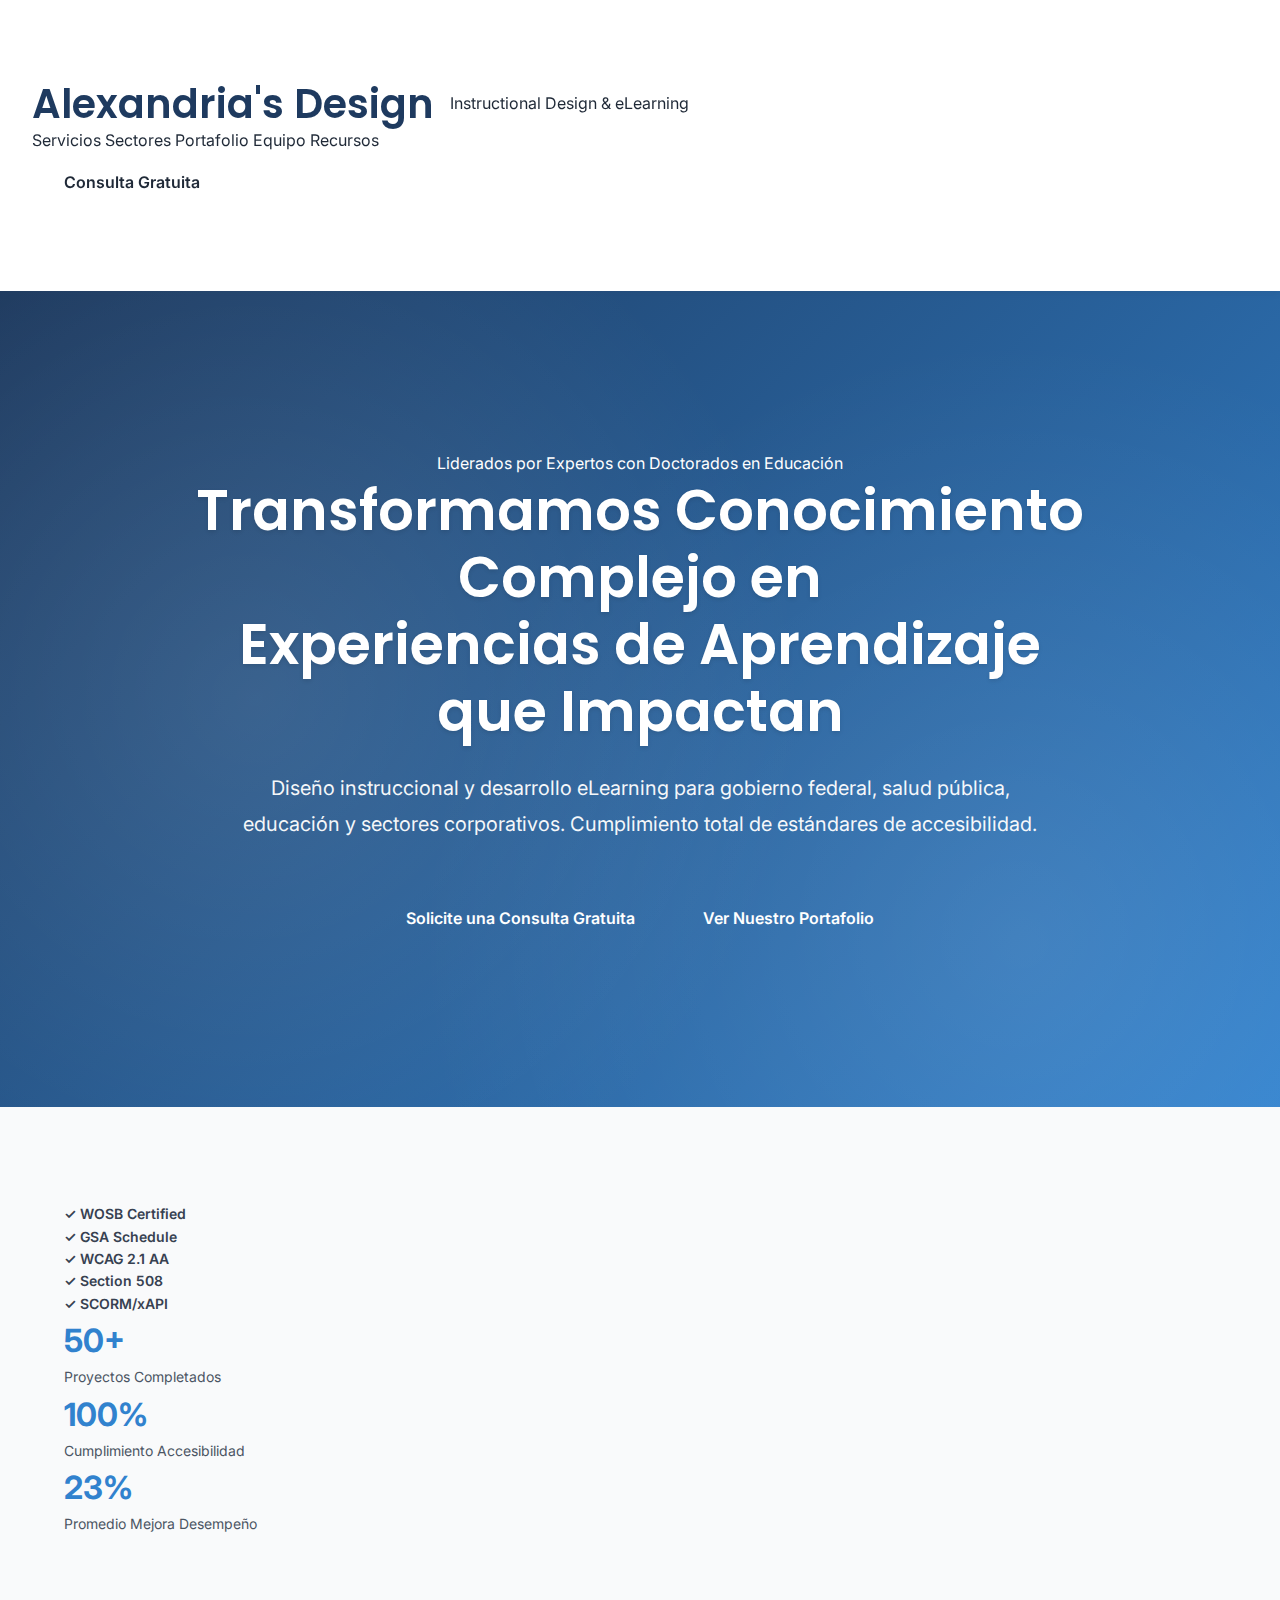
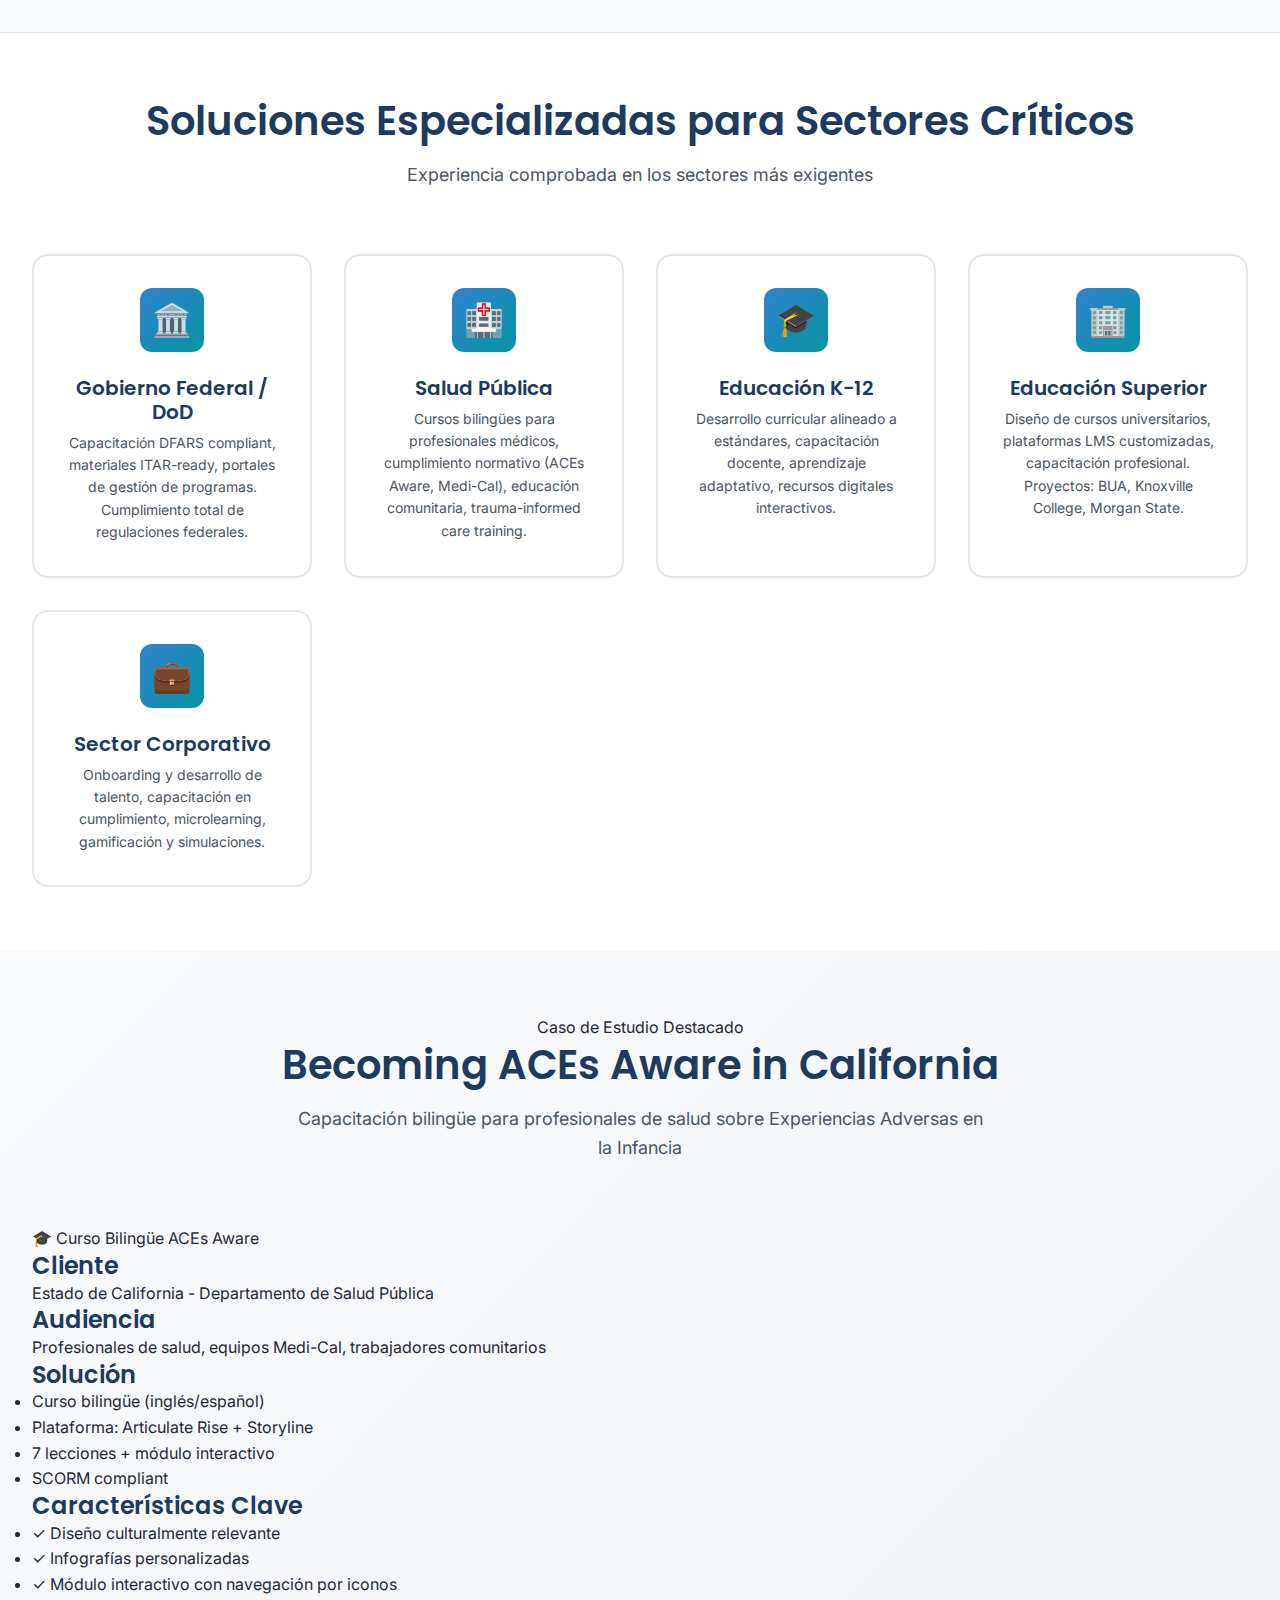
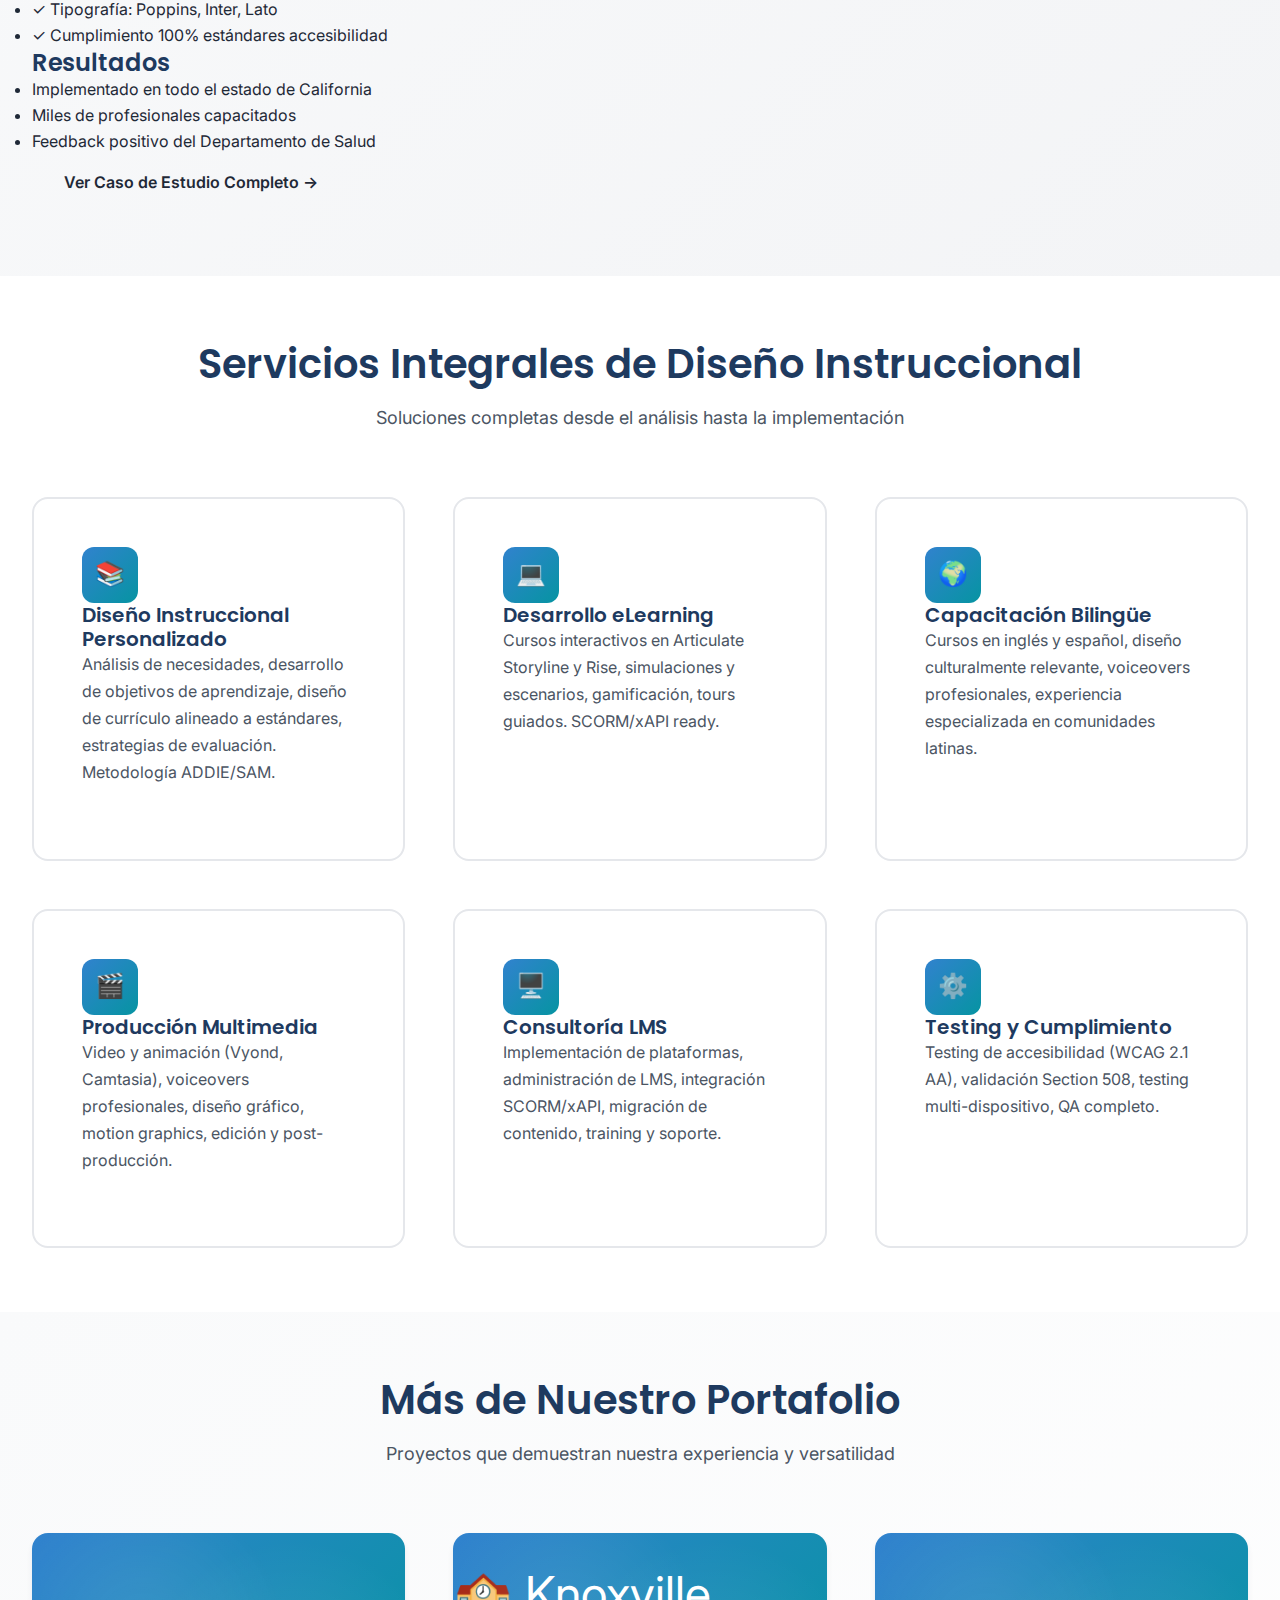
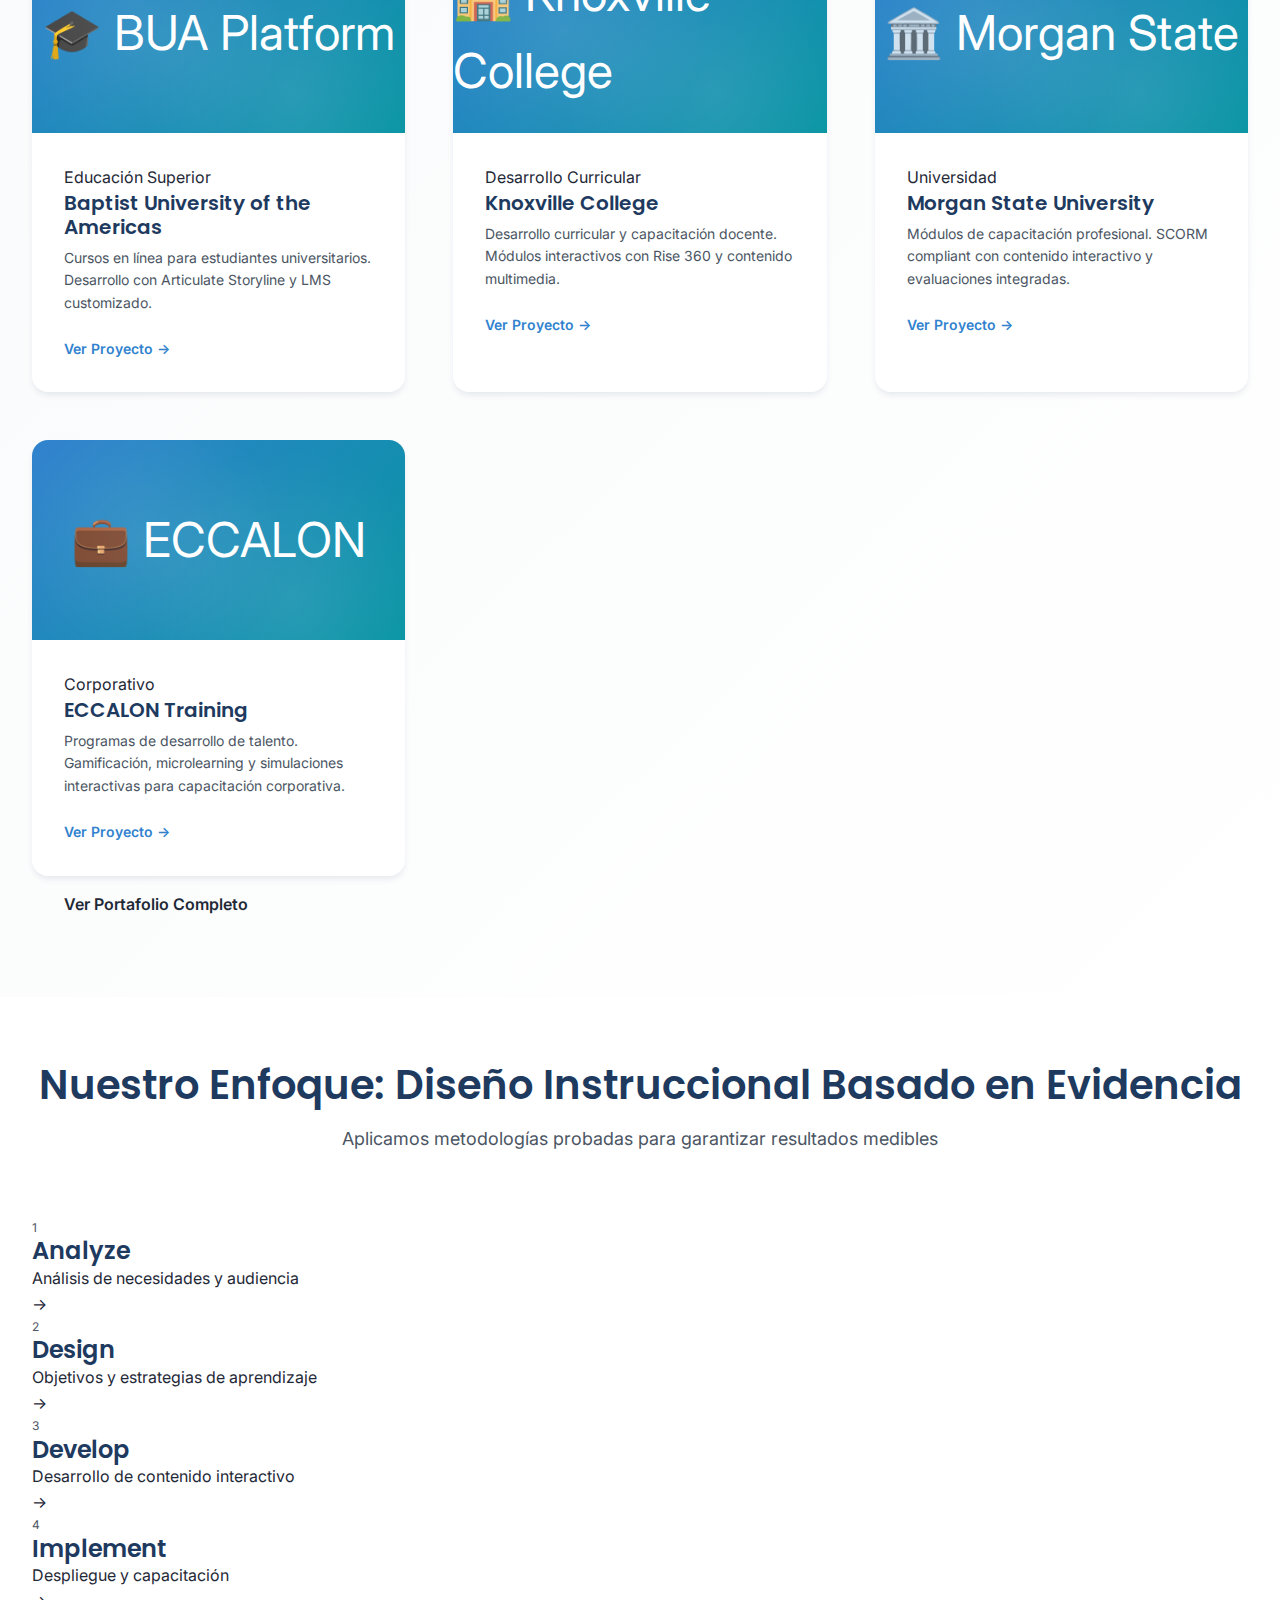
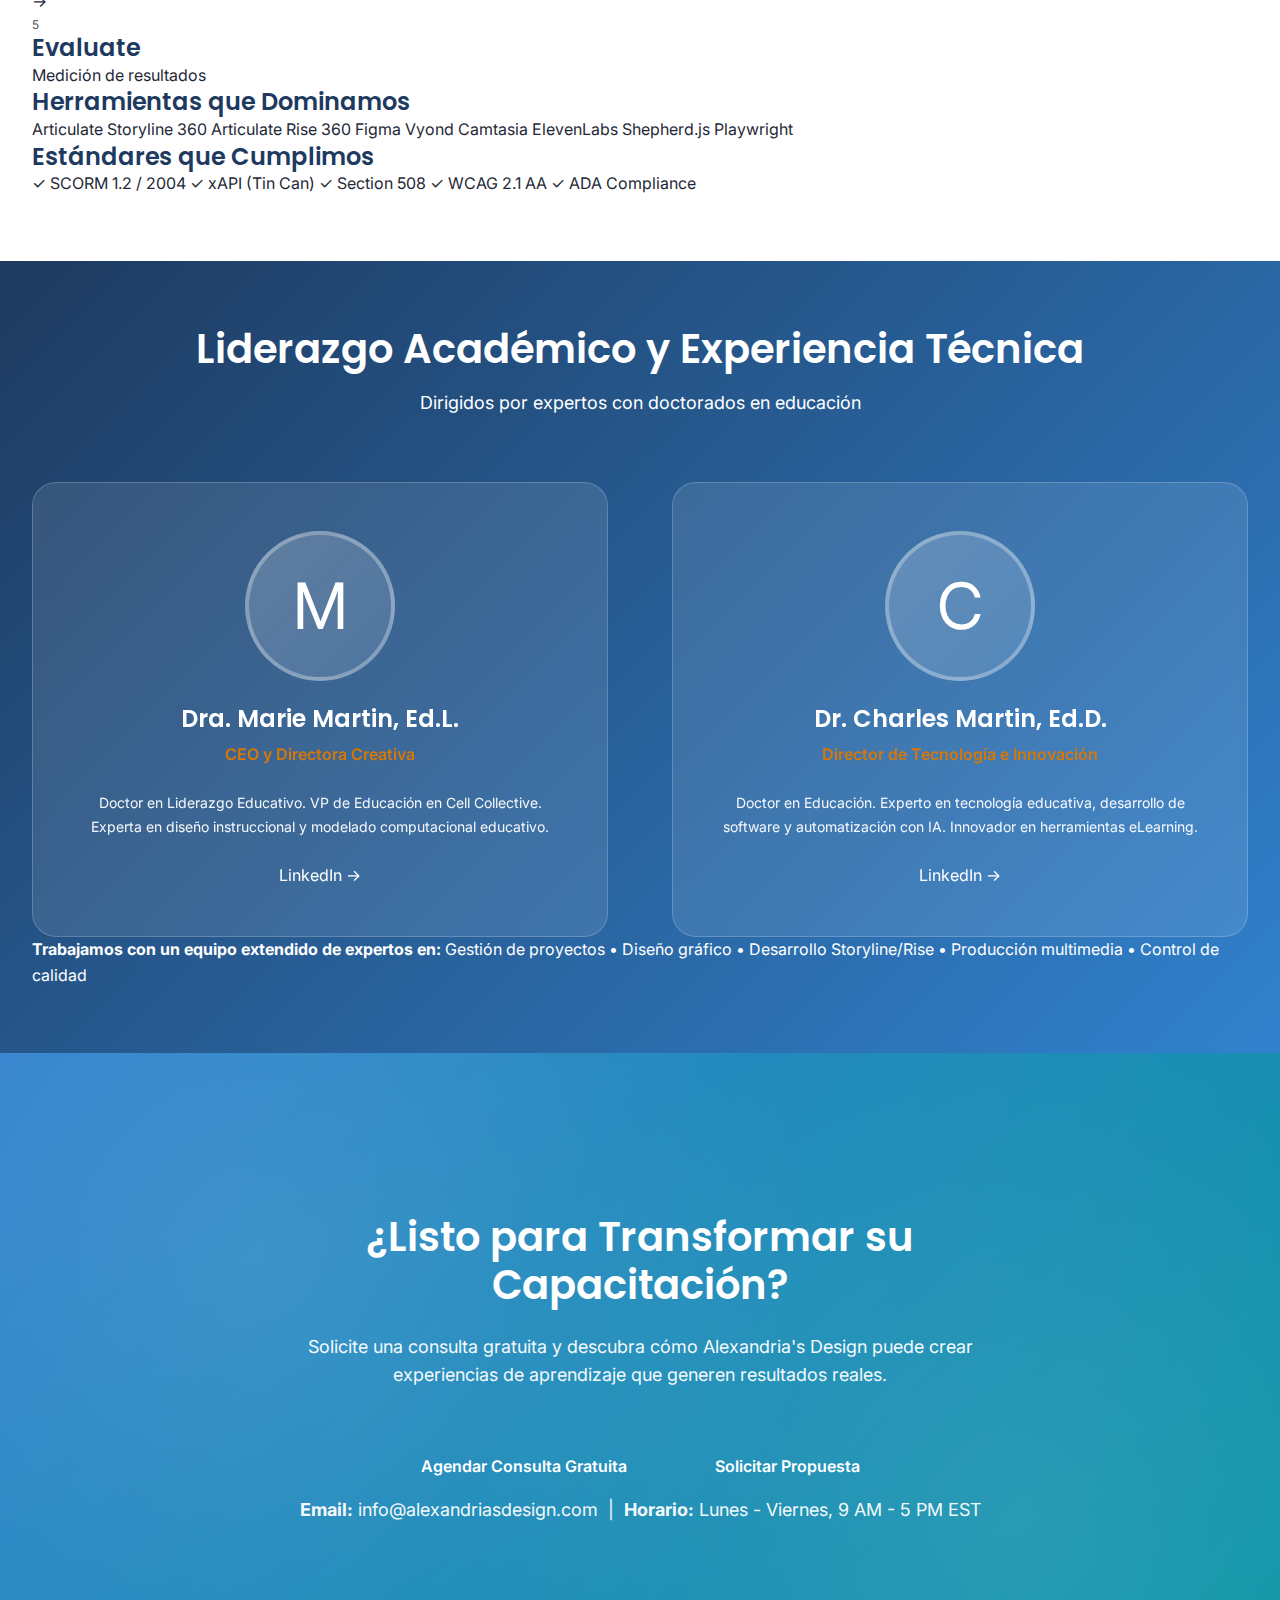
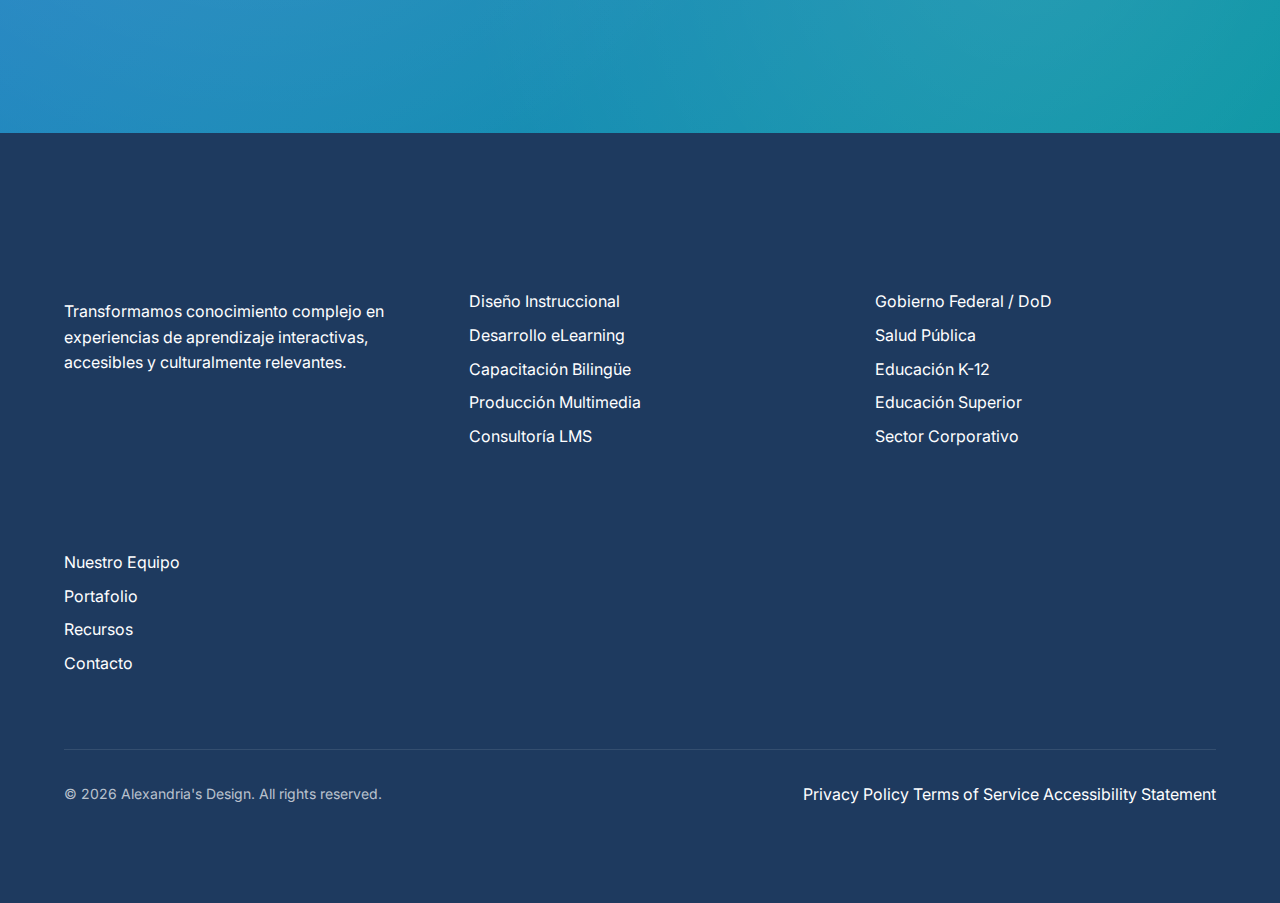
<file: PROTOTIPO_V2/index.html>
<!DOCTYPE html>
<html lang="es">
<head>
    <meta charset="UTF-8">
    <meta name="viewport" content="width=device-width, initial-scale=1.0">
    <title>Alexandria's Design - Diseño Instruccional y eLearning Profesional</title>
    <meta name="description" content="Transformamos conocimiento complejo en experiencias de aprendizaje interactivas. Diseño instruccional y eLearning para gobierno, salud pública y educación.">
    <link rel="stylesheet" href="styles.css">
    <link rel="preconnect" href="https://fonts.googleapis.com">
    <link rel="preconnect" href="https://fonts.gstatic.com" crossorigin>
    <link href="https://fonts.googleapis.com/css2?family=Poppins:wght@300;400;500;600;700;800&family=Inter:wght@300;400;500;600;700&display=swap" rel="stylesheet">
</head>
<body>
    <!-- Navigation -->
    <nav class="navbar">
        <div class="container">
            <div class="nav-content">
                <div class="logo">
                    <h2>Alexandria's Design</h2>
                    <span class="logo-tagline">Instructional Design & eLearning</span>
                </div>
                <div class="nav-links">
                    <a href="#servicios" class="nav-link">Servicios</a>
                    <a href="#sectores" class="nav-link">Sectores</a>
                    <a href="#portafolio" class="nav-link">Portafolio</a>
                    <a href="#equipo" class="nav-link">Equipo</a>
                    <a href="#recursos" class="nav-link">Recursos</a>
                </div>
                <div class="nav-cta">
                    <a href="#contacto" class="btn btn-primary">Consulta Gratuita</a>
                </div>
            </div>
        </div>
    </nav>

    <!-- Hero Section -->
    <header class="hero">
        <div class="hero-background"></div>
        <div class="container">
            <div class="hero-content">
                <div class="hero-badge">Liderados por Expertos con Doctorados en Educación</div>
                <h1 class="hero-title">
                    Transformamos Conocimiento Complejo en<br>
                    <span class="highlight-text">Experiencias de Aprendizaje</span><br>
                    que Impactan
                </h1>
                <p class="hero-subtitle">
                    Diseño instruccional y desarrollo eLearning para gobierno federal, salud pública,<br>
                    educación y sectores corporativos. Cumplimiento total de estándares de accesibilidad.
                </p>
                <div class="hero-ctas">
                    <a href="#contacto" class="btn btn-hero-primary">Solicite una Consulta Gratuita</a>
                    <a href="#portafolio" class="btn btn-hero-secondary">Ver Nuestro Portafolio</a>
                </div>
            </div>
        </div>
    </header>

    <!-- Trust Indicators -->
    <section class="trust-bar">
        <div class="container">
            <div class="trust-content">
                <div class="trust-badges">
                    <span class="trust-badge">✓ WOSB Certified</span>
                    <span class="trust-badge">✓ GSA Schedule</span>
                    <span class="trust-badge">✓ WCAG 2.1 AA</span>
                    <span class="trust-badge">✓ Section 508</span>
                    <span class="trust-badge">✓ SCORM/xAPI</span>
                </div>
                <div class="trust-stats">
                    <div class="stat-item">
                        <div class="stat-number">50+</div>
                        <div class="stat-label">Proyectos Completados</div>
                    </div>
                    <div class="stat-item">
                        <div class="stat-number">100%</div>
                        <div class="stat-label">Cumplimiento Accesibilidad</div>
                    </div>
                    <div class="stat-item">
                        <div class="stat-number">23%</div>
                        <div class="stat-label">Promedio Mejora Desempeño</div>
                    </div>
                </div>
            </div>
        </div>
    </section>

    <!-- Sectores -->
    <section class="sectores" id="sectores">
        <div class="container">
            <div class="section-header">
                <h2 class="section-title">Soluciones Especializadas para Sectores Críticos</h2>
                <p class="section-subtitle">
                    Experiencia comprobada en los sectores más exigentes
                </p>
            </div>
            <div class="sectores-grid">
                <div class="sector-card">
                    <div class="sector-icon">🏛️</div>
                    <h3 class="sector-title">Gobierno Federal / DoD</h3>
                    <p class="sector-description">
                        Capacitación DFARS compliant, materiales ITAR-ready, portales de gestión de programas.
                        Cumplimiento total de regulaciones federales.
                    </p>
                </div>
                <div class="sector-card">
                    <div class="sector-icon">🏥</div>
                    <h3 class="sector-title">Salud Pública</h3>
                    <p class="sector-description">
                        Cursos bilingües para profesionales médicos, cumplimiento normativo (ACEs Aware, Medi-Cal),
                        educación comunitaria, trauma-informed care training.
                    </p>
                </div>
                <div class="sector-card">
                    <div class="sector-icon">🎓</div>
                    <h3 class="sector-title">Educación K-12</h3>
                    <p class="sector-description">
                        Desarrollo curricular alineado a estándares, capacitación docente, aprendizaje adaptativo,
                        recursos digitales interactivos.
                    </p>
                </div>
                <div class="sector-card">
                    <div class="sector-icon">🏢</div>
                    <h3 class="sector-title">Educación Superior</h3>
                    <p class="sector-description">
                        Diseño de cursos universitarios, plataformas LMS customizadas, capacitación profesional.
                        Proyectos: BUA, Knoxville College, Morgan State.
                    </p>
                </div>
                <div class="sector-card">
                    <div class="sector-icon">💼</div>
                    <h3 class="sector-title">Sector Corporativo</h3>
                    <p class="sector-description">
                        Onboarding y desarrollo de talento, capacitación en cumplimiento, microlearning,
                        gamificación y simulaciones.
                    </p>
                </div>
            </div>
        </div>
    </section>

    <!-- Proyecto Destacado -->
    <section class="featured-project">
        <div class="container">
            <div class="section-header">
                <div class="featured-badge">Caso de Estudio Destacado</div>
                <h2 class="section-title">Becoming ACEs Aware in California</h2>
                <p class="section-subtitle">
                    Capacitación bilingüe para profesionales de salud sobre Experiencias Adversas en la Infancia
                </p>
            </div>
            <div class="featured-content">
                <div class="featured-image">
                    <div class="placeholder-featured">
                        <span>🎓 Curso Bilingüe ACEs Aware</span>
                    </div>
                </div>
                <div class="featured-details">
                    <div class="detail-group">
                        <h4>Cliente</h4>
                        <p>Estado de California - Departamento de Salud Pública</p>
                    </div>
                    <div class="detail-group">
                        <h4>Audiencia</h4>
                        <p>Profesionales de salud, equipos Medi-Cal, trabajadores comunitarios</p>
                    </div>
                    <div class="detail-group">
                        <h4>Solución</h4>
                        <ul>
                            <li>Curso bilingüe (inglés/español)</li>
                            <li>Plataforma: Articulate Rise + Storyline</li>
                            <li>7 lecciones + módulo interactivo</li>
                            <li>SCORM compliant</li>
                        </ul>
                    </div>
                    <div class="detail-group">
                        <h4>Características Clave</h4>
                        <ul>
                            <li>✓ Diseño culturalmente relevante</li>
                            <li>✓ Infografías personalizadas</li>
                            <li>✓ Módulo interactivo con navegación por iconos</li>
                            <li>✓ Tipografía: Poppins, Inter, Lato</li>
                            <li>✓ Cumplimiento 100% estándares accesibilidad</li>
                        </ul>
                    </div>
                    <div class="detail-group">
                        <h4>Resultados</h4>
                        <ul>
                            <li>Implementado en todo el estado de California</li>
                            <li>Miles de profesionales capacitados</li>
                            <li>Feedback positivo del Departamento de Salud</li>
                        </ul>
                    </div>
                    <a href="#contacto" class="btn btn-secondary">Ver Caso de Estudio Completo →</a>
                </div>
            </div>
        </div>
    </section>

    <!-- Servicios -->
    <section class="servicios" id="servicios">
        <div class="container">
            <div class="section-header">
                <h2 class="section-title">Servicios Integrales de Diseño Instruccional</h2>
                <p class="section-subtitle">
                    Soluciones completas desde el análisis hasta la implementación
                </p>
            </div>
            <div class="servicios-grid">
                <div class="servicio-card">
                    <div class="servicio-icon">📚</div>
                    <h3 class="servicio-title">Diseño Instruccional Personalizado</h3>
                    <p class="servicio-description">
                        Análisis de necesidades, desarrollo de objetivos de aprendizaje, diseño de currículo
                        alineado a estándares, estrategias de evaluación. Metodología ADDIE/SAM.
                    </p>
                </div>
                <div class="servicio-card">
                    <div class="servicio-icon">💻</div>
                    <h3 class="servicio-title">Desarrollo eLearning</h3>
                    <p class="servicio-description">
                        Cursos interactivos en Articulate Storyline y Rise, simulaciones y escenarios,
                        gamificación, tours guiados. SCORM/xAPI ready.
                    </p>
                </div>
                <div class="servicio-card">
                    <div class="servicio-icon">🌍</div>
                    <h3 class="servicio-title">Capacitación Bilingüe</h3>
                    <p class="servicio-description">
                        Cursos en inglés y español, diseño culturalmente relevante, voiceovers profesionales,
                        experiencia especializada en comunidades latinas.
                    </p>
                </div>
                <div class="servicio-card">
                    <div class="servicio-icon">🎬</div>
                    <h3 class="servicio-title">Producción Multimedia</h3>
                    <p class="servicio-description">
                        Video y animación (Vyond, Camtasia), voiceovers profesionales, diseño gráfico,
                        motion graphics, edición y post-producción.
                    </p>
                </div>
                <div class="servicio-card">
                    <div class="servicio-icon">🖥️</div>
                    <h3 class="servicio-title">Consultoría LMS</h3>
                    <p class="servicio-description">
                        Implementación de plataformas, administración de LMS, integración SCORM/xAPI,
                        migración de contenido, training y soporte.
                    </p>
                </div>
                <div class="servicio-card">
                    <div class="servicio-icon">⚙️</div>
                    <h3 class="servicio-title">Testing y Cumplimiento</h3>
                    <p class="servicio-description">
                        Testing de accesibilidad (WCAG 2.1 AA), validación Section 508,
                        testing multi-dispositivo, QA completo.
                    </p>
                </div>
            </div>
        </div>
    </section>

    <!-- Más Proyectos -->
    <section class="portfolio" id="portafolio">
        <div class="container">
            <div class="section-header">
                <h2 class="section-title">Más de Nuestro Portafolio</h2>
                <p class="section-subtitle">
                    Proyectos que demuestran nuestra experiencia y versatilidad
                </p>
            </div>
            <div class="portfolio-grid">
                <div class="portfolio-card">
                    <div class="portfolio-image">
                        <div class="placeholder-portfolio bua">
                            <span>🎓 BUA Platform</span>
                        </div>
                    </div>
                    <div class="portfolio-content">
                        <div class="portfolio-tag">Educación Superior</div>
                        <h3 class="portfolio-title">Baptist University of the Americas</h3>
                        <p class="portfolio-description">
                            Cursos en línea para estudiantes universitarios. Desarrollo con Articulate Storyline
                            y LMS customizado.
                        </p>
                        <a href="#contacto" class="portfolio-link">Ver Proyecto →</a>
                    </div>
                </div>
                <div class="portfolio-card">
                    <div class="portfolio-image">
                        <div class="placeholder-portfolio knoxville">
                            <span>🏫 Knoxville College</span>
                        </div>
                    </div>
                    <div class="portfolio-content">
                        <div class="portfolio-tag">Desarrollo Curricular</div>
                        <h3 class="portfolio-title">Knoxville College</h3>
                        <p class="portfolio-description">
                            Desarrollo curricular y capacitación docente. Módulos interactivos con Rise 360
                            y contenido multimedia.
                        </p>
                        <a href="#contacto" class="portfolio-link">Ver Proyecto →</a>
                    </div>
                </div>
                <div class="portfolio-card">
                    <div class="portfolio-image">
                        <div class="placeholder-portfolio morgan">
                            <span>🏛️ Morgan State</span>
                        </div>
                    </div>
                    <div class="portfolio-content">
                        <div class="portfolio-tag">Universidad</div>
                        <h3 class="portfolio-title">Morgan State University</h3>
                        <p class="portfolio-description">
                            Módulos de capacitación profesional. SCORM compliant con contenido interactivo
                            y evaluaciones integradas.
                        </p>
                        <a href="#contacto" class="portfolio-link">Ver Proyecto →</a>
                    </div>
                </div>
                <div class="portfolio-card">
                    <div class="portfolio-image">
                        <div class="placeholder-portfolio eccalon">
                            <span>💼 ECCALON</span>
                        </div>
                    </div>
                    <div class="portfolio-content">
                        <div class="portfolio-tag">Corporativo</div>
                        <h3 class="portfolio-title">ECCALON Training</h3>
                        <p class="portfolio-description">
                            Programas de desarrollo de talento. Gamificación, microlearning y simulaciones
                            interactivas para capacitación corporativa.
                        </p>
                        <a href="#contacto" class="portfolio-link">Ver Proyecto →</a>
                    </div>
                </div>
            </div>
            <div class="section-cta">
                <a href="#contacto" class="btn btn-secondary">Ver Portafolio Completo</a>
            </div>
        </div>
    </section>

    <!-- Metodología -->
    <section class="metodologia">
        <div class="container">
            <div class="section-header">
                <h2 class="section-title">Nuestro Enfoque: Diseño Instruccional Basado en Evidencia</h2>
                <p class="section-subtitle">
                    Aplicamos metodologías probadas para garantizar resultados medibles
                </p>
            </div>
            <div class="addie-process">
                <div class="addie-step">
                    <div class="step-number">1</div>
                    <h4>Analyze</h4>
                    <p>Análisis de necesidades y audiencia</p>
                </div>
                <div class="addie-arrow">→</div>
                <div class="addie-step">
                    <div class="step-number">2</div>
                    <h4>Design</h4>
                    <p>Objetivos y estrategias de aprendizaje</p>
                </div>
                <div class="addie-arrow">→</div>
                <div class="addie-step">
                    <div class="step-number">3</div>
                    <h4>Develop</h4>
                    <p>Desarrollo de contenido interactivo</p>
                </div>
                <div class="addie-arrow">→</div>
                <div class="addie-step">
                    <div class="step-number">4</div>
                    <h4>Implement</h4>
                    <p>Despliegue y capacitación</p>
                </div>
                <div class="addie-arrow">→</div>
                <div class="addie-step">
                    <div class="step-number">5</div>
                    <h4>Evaluate</h4>
                    <p>Medición de resultados</p>
                </div>
            </div>
            <div class="tools-standards">
                <div class="tools-section">
                    <h4>Herramientas que Dominamos</h4>
                    <div class="tool-tags">
                        <span class="tool-tag">Articulate Storyline 360</span>
                        <span class="tool-tag">Articulate Rise 360</span>
                        <span class="tool-tag">Figma</span>
                        <span class="tool-tag">Vyond</span>
                        <span class="tool-tag">Camtasia</span>
                        <span class="tool-tag">ElevenLabs</span>
                        <span class="tool-tag">Shepherd.js</span>
                        <span class="tool-tag">Playwright</span>
                    </div>
                </div>
                <div class="standards-section">
                    <h4>Estándares que Cumplimos</h4>
                    <div class="standard-tags">
                        <span class="standard-tag">✓ SCORM 1.2 / 2004</span>
                        <span class="standard-tag">✓ xAPI (Tin Can)</span>
                        <span class="standard-tag">✓ Section 508</span>
                        <span class="standard-tag">✓ WCAG 2.1 AA</span>
                        <span class="standard-tag">✓ ADA Compliance</span>
                    </div>
                </div>
            </div>
        </div>
    </section>

    <!-- Equipo -->
    <section class="equipo" id="equipo">
        <div class="container">
            <div class="section-header">
                <h2 class="section-title">Liderazgo Académico y Experiencia Técnica</h2>
                <p class="section-subtitle">
                    Dirigidos por expertos con doctorados en educación
                </p>
            </div>
            <div class="team-grid">
                <div class="team-member">
                    <div class="member-photo">
                        <div class="placeholder-photo">M</div>
                    </div>
                    <h3 class="member-name">Dra. Marie Martin, Ed.L.</h3>
                    <p class="member-title">CEO y Directora Creativa</p>
                    <p class="member-bio">
                        Doctor en Liderazgo Educativo. VP de Educación en Cell Collective.
                        Experta en diseño instruccional y modelado computacional educativo.
                    </p>
                    <a href="#" class="member-linkedin">LinkedIn →</a>
                </div>
                <div class="team-member">
                    <div class="member-photo">
                        <div class="placeholder-photo">C</div>
                    </div>
                    <h3 class="member-name">Dr. Charles Martin, Ed.D.</h3>
                    <p class="member-title">Director de Tecnología e Innovación</p>
                    <p class="member-bio">
                        Doctor en Educación. Experto en tecnología educativa, desarrollo de software
                        y automatización con IA. Innovador en herramientas eLearning.
                    </p>
                    <a href="#" class="member-linkedin">LinkedIn →</a>
                </div>
            </div>
            <div class="team-extended">
                <p>
                    <strong>Trabajamos con un equipo extendido de expertos en:</strong>
                    Gestión de proyectos • Diseño gráfico • Desarrollo Storyline/Rise •
                    Producción multimedia • Control de calidad
                </p>
            </div>
        </div>
    </section>

    <!-- CTA Final -->
    <section class="cta-final" id="contacto">
        <div class="container">
            <div class="cta-content">
                <h2 class="cta-title">¿Listo para Transformar su Capacitación?</h2>
                <p class="cta-subtitle">
                    Solicite una consulta gratuita y descubra cómo Alexandria's Design puede crear<br>
                    experiencias de aprendizaje que generen resultados reales.
                </p>
                <div class="cta-buttons">
                    <a href="#" class="btn btn-cta-primary">Agendar Consulta Gratuita</a>
                    <a href="#" class="btn btn-cta-secondary">Solicitar Propuesta</a>
                </div>
                <div class="contact-info">
                    <p>
                        <strong>Email:</strong> info@alexandriasdesign.com &nbsp;|&nbsp;
                        <strong>Horario:</strong> Lunes - Viernes, 9 AM - 5 PM EST
                    </p>
                </div>
            </div>
        </div>
    </section>

    <!-- Footer -->
    <footer class="footer">
        <div class="container">
            <div class="footer-content">
                <div class="footer-column">
                    <h3 class="footer-title">Alexandria's Design</h3>
                    <p class="footer-description">
                        Transformamos conocimiento complejo en experiencias de aprendizaje interactivas,
                        accesibles y culturalmente relevantes.
                    </p>
                </div>
                <div class="footer-column">
                    <h4 class="footer-heading">Servicios</h4>
                    <ul class="footer-links">
                        <li><a href="#servicios">Diseño Instruccional</a></li>
                        <li><a href="#servicios">Desarrollo eLearning</a></li>
                        <li><a href="#servicios">Capacitación Bilingüe</a></li>
                        <li><a href="#servicios">Producción Multimedia</a></li>
                        <li><a href="#servicios">Consultoría LMS</a></li>
                    </ul>
                </div>
                <div class="footer-column">
                    <h4 class="footer-heading">Sectores</h4>
                    <ul class="footer-links">
                        <li><a href="#sectores">Gobierno Federal / DoD</a></li>
                        <li><a href="#sectores">Salud Pública</a></li>
                        <li><a href="#sectores">Educación K-12</a></li>
                        <li><a href="#sectores">Educación Superior</a></li>
                        <li><a href="#sectores">Sector Corporativo</a></li>
                    </ul>
                </div>
                <div class="footer-column">
                    <h4 class="footer-heading">Empresa</h4>
                    <ul class="footer-links">
                        <li><a href="#equipo">Nuestro Equipo</a></li>
                        <li><a href="#portafolio">Portafolio</a></li>
                        <li><a href="#recursos">Recursos</a></li>
                        <li><a href="#contacto">Contacto</a></li>
                    </ul>
                </div>
            </div>
            <div class="footer-bottom">
                <p class="footer-copyright">© 2026 Alexandria's Design. All rights reserved.</p>
                <div class="footer-legal">
                    <a href="#">Privacy Policy</a>
                    <a href="#">Terms of Service</a>
                    <a href="#">Accessibility Statement</a>
                </div>
            </div>
        </div>
    </footer>

    <script src="script.js"></script>
</body>
</html>
</file>
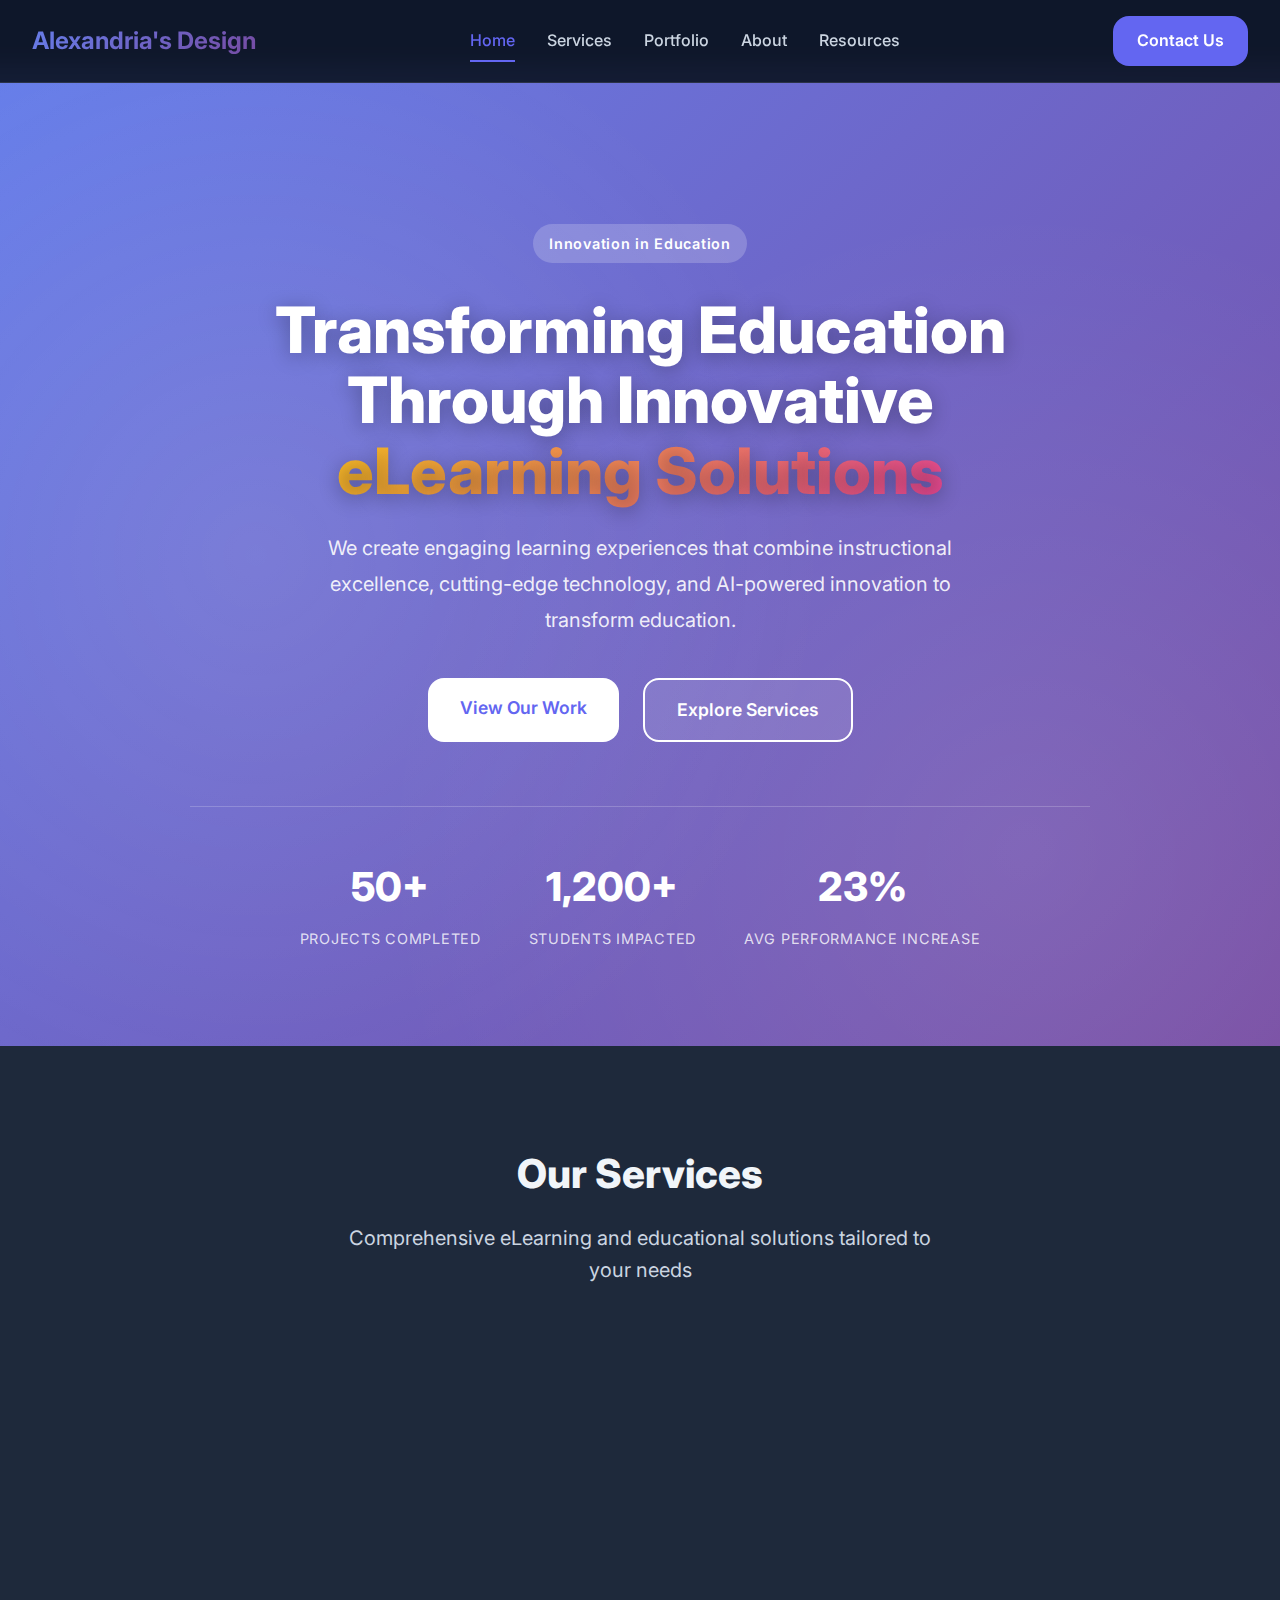
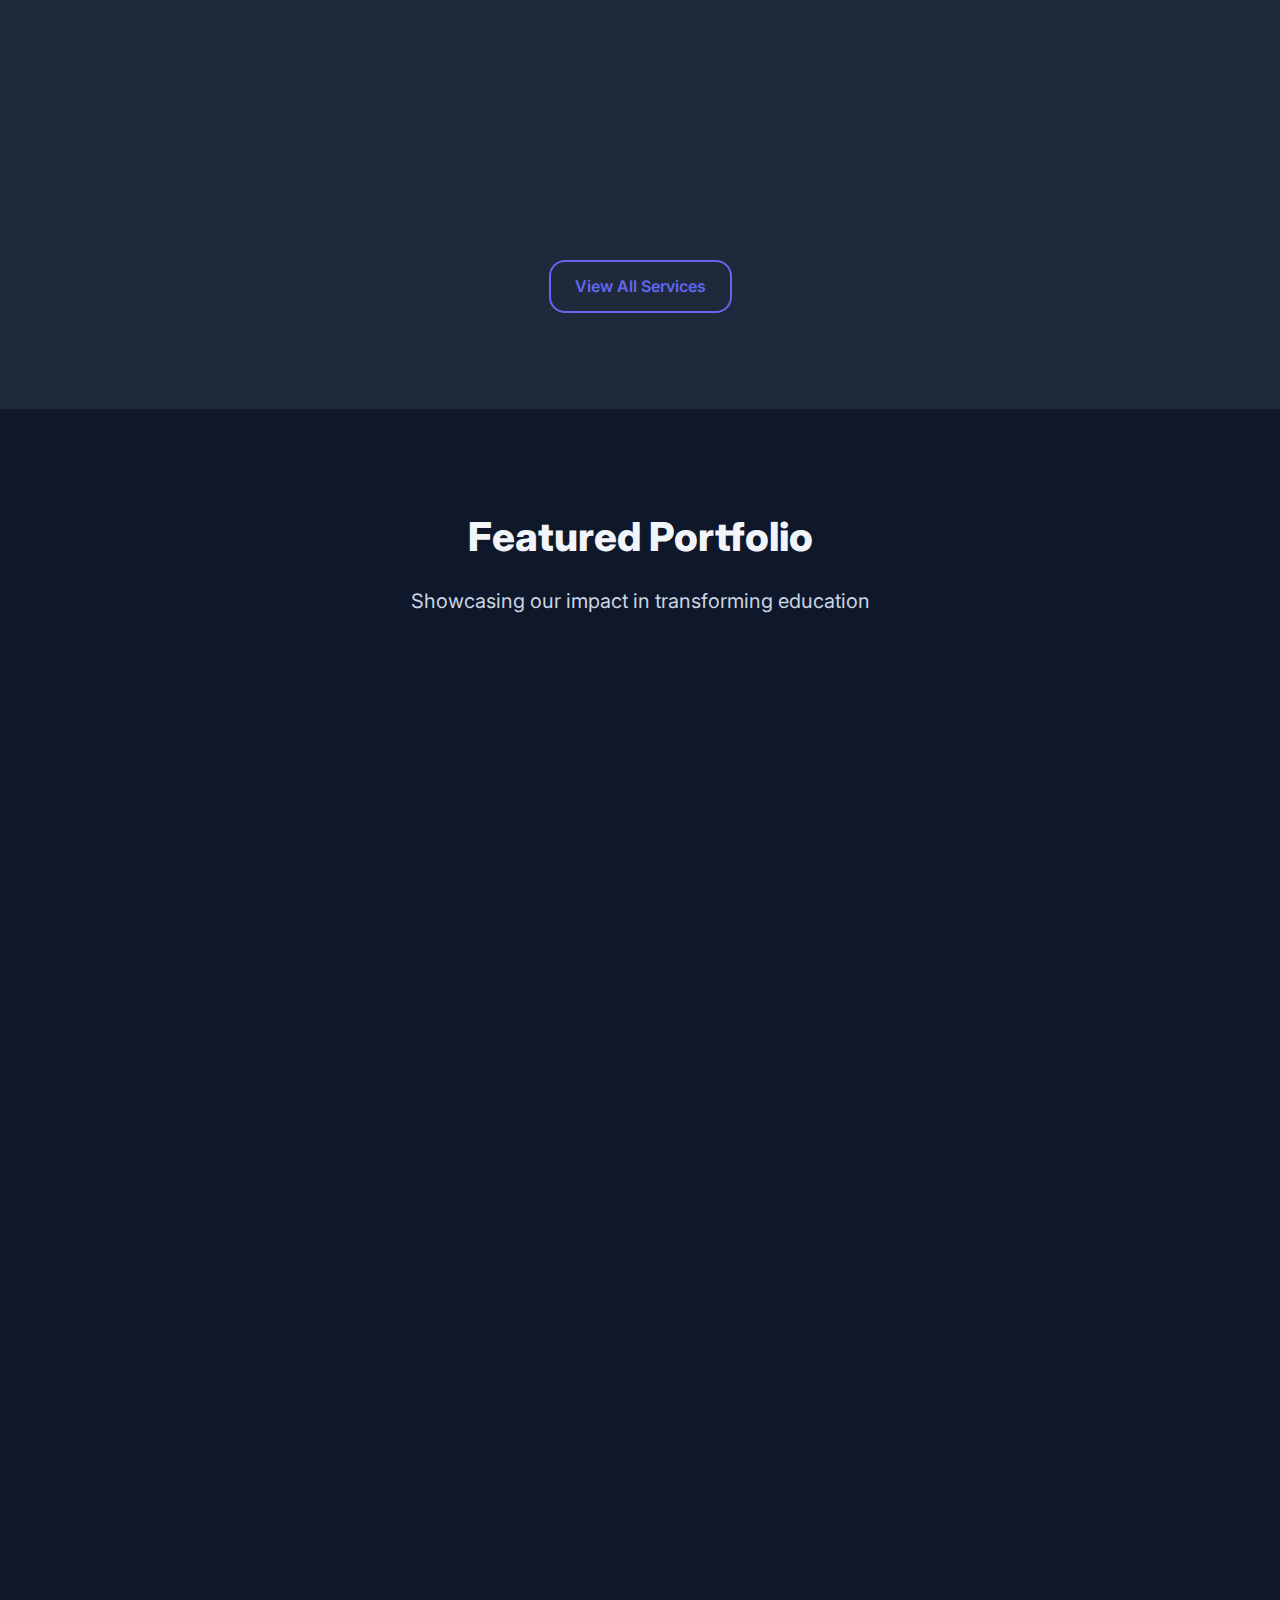
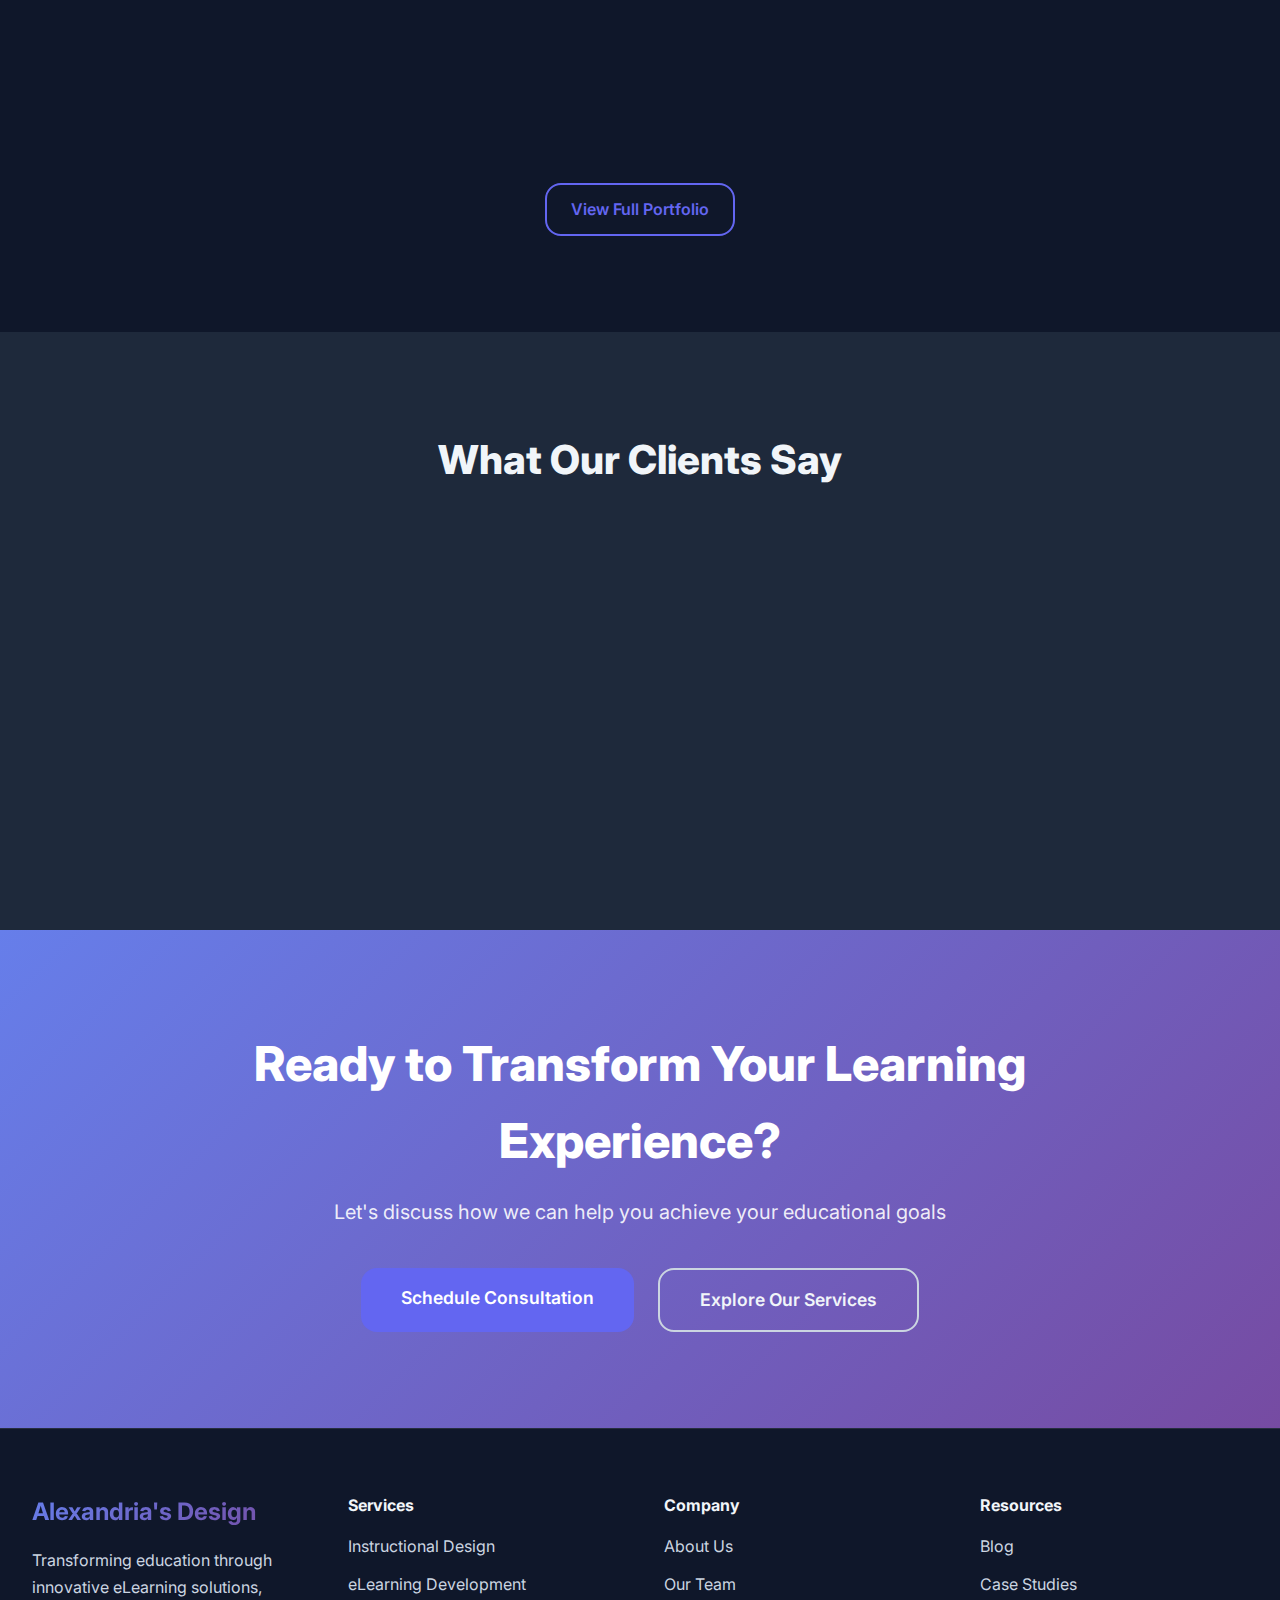
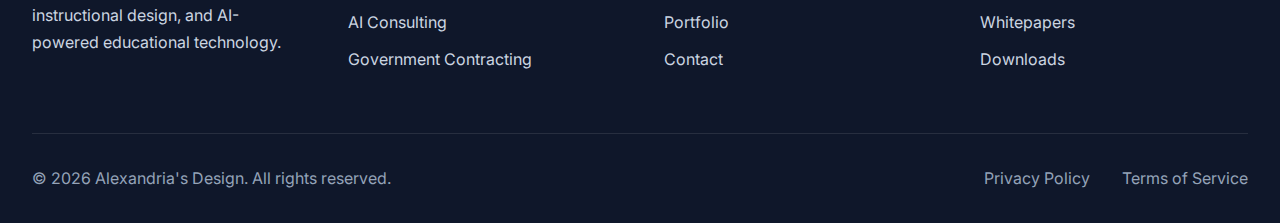
<file: Viejo/index.html>
<!DOCTYPE html>
<html lang="en">
<head>
    <meta charset="UTF-8">
    <meta name="viewport" content="width=device-width, initial-scale=1.0">
    <title>Alexandria's Design - Transforming Education Through Innovation</title>
    <link rel="stylesheet" href="styles.css">
    <link rel="preconnect" href="https://fonts.googleapis.com">
    <link rel="preconnect" href="https://fonts.gstatic.com" crossorigin>
    <link href="https://fonts.googleapis.com/css2?family=Inter:wght@300;400;500;600;700;800&display=swap" rel="stylesheet">
</head>
<body>
    <!-- Navigation -->
    <nav class="navbar">
        <div class="container">
            <div class="nav-content">
                <div class="logo">
                    <h2>Alexandria's Design</h2>
                </div>
                <div class="nav-links">
                    <a href="#home" class="nav-link active">Home</a>
                    <a href="#services" class="nav-link">Services</a>
                    <a href="#portfolio" class="nav-link">Portfolio</a>
                    <a href="#about" class="nav-link">About</a>
                    <a href="#resources" class="nav-link">Resources</a>
                </div>
                <div class="nav-cta">
                    <a href="#contact" class="btn btn-primary">Contact Us</a>
                </div>
            </div>
        </div>
    </nav>

    <!-- Hero Section -->
    <header class="hero" id="home">
        <div class="hero-background"></div>
        <div class="container">
            <div class="hero-content">
                <div class="badge">Innovation in Education</div>
                <h1 class="hero-title">
                    Transforming Education<br>
                    Through Innovative<br>
                    <span class="gradient-text">eLearning Solutions</span>
                </h1>
                <p class="hero-subtitle">
                    We create engaging learning experiences that combine instructional excellence,
                    cutting-edge technology, and AI-powered innovation to transform education.
                </p>
                <div class="hero-ctas">
                    <a href="#portfolio" class="btn btn-hero-primary">View Our Work</a>
                    <a href="#services" class="btn btn-hero-secondary">Explore Services</a>
                </div>
                <div class="hero-stats">
                    <div class="stat">
                        <div class="stat-number">50+</div>
                        <div class="stat-label">Projects Completed</div>
                    </div>
                    <div class="stat">
                        <div class="stat-number">1,200+</div>
                        <div class="stat-label">Students Impacted</div>
                    </div>
                    <div class="stat">
                        <div class="stat-number">23%</div>
                        <div class="stat-label">Avg Performance Increase</div>
                    </div>
                </div>
            </div>
        </div>
    </header>

    <!-- Services Section -->
    <section class="services" id="services">
        <div class="container">
            <div class="section-header">
                <h2 class="section-title">Our Services</h2>
                <p class="section-subtitle">
                    Comprehensive eLearning and educational solutions tailored to your needs
                </p>
            </div>
            <div class="services-grid">
                <div class="service-card">
                    <div class="service-icon">📚</div>
                    <h3 class="service-title">Instructional Design</h3>
                    <p class="service-description">
                        Create engaging learning experiences with evidence-based design principles
                        and pedagogical excellence.
                    </p>
                    <a href="#" class="service-link">Learn More →</a>
                </div>
                <div class="service-card">
                    <div class="service-icon">💻</div>
                    <h3 class="service-title">eLearning Development</h3>
                    <p class="service-description">
                        Custom eLearning solutions from concept to delivery, with interactive
                        modules and LMS integration.
                    </p>
                    <a href="#" class="service-link">Learn More →</a>
                </div>
                <div class="service-card">
                    <div class="service-icon">🤖</div>
                    <h3 class="service-title">AI Educational Consulting</h3>
                    <p class="service-description">
                        Leverage AI and decolonial frameworks to transform educational experiences
                        and promote equity.
                    </p>
                    <a href="#" class="service-link">Learn More →</a>
                </div>
                <div class="service-card">
                    <div class="service-icon">🏛️</div>
                    <h3 class="service-title">Government Contracting</h3>
                    <p class="service-description">
                        APEX Accelerator support, capability statements, and strategic teaming
                        for government contracts.
                    </p>
                    <a href="#" class="service-link">Learn More →</a>
                </div>
            </div>
            <div class="section-cta">
                <a href="#services" class="btn btn-secondary">View All Services</a>
            </div>
        </div>
    </section>

    <!-- Portfolio Section -->
    <section class="portfolio" id="portfolio">
        <div class="container">
            <div class="section-header">
                <h2 class="section-title">Featured Portfolio</h2>
                <p class="section-subtitle">
                    Showcasing our impact in transforming education
                </p>
            </div>
            <div class="portfolio-grid">
                <div class="portfolio-card">
                    <div class="portfolio-image">
                        <div class="placeholder-image gradient-1">
                            <span class="placeholder-text">Alexandria's World</span>
                        </div>
                    </div>
                    <div class="portfolio-content">
                        <div class="portfolio-tag">Educational Software</div>
                        <h3 class="portfolio-title">Alexandria's World</h3>
                        <p class="portfolio-description">
                            Interactive atlas for young learners featuring 282 countries with bilingual content and 3D globe visualization.
                        </p>
                        <a href="#" class="portfolio-link">View Project →</a>
                    </div>
                </div>
                <div class="portfolio-card">
                    <div class="portfolio-image">
                        <div class="placeholder-image gradient-2">
                            <span class="placeholder-text">The Right Path</span>
                        </div>
                    </div>
                    <div class="portfolio-content">
                        <div class="portfolio-tag">Educational Consulting</div>
                        <h3 class="portfolio-title">The Right Path</h3>
                        <p class="portfolio-description">
                            Educational podcast and consulting platform focused on AI decolonial frameworks and educational transformation.
                        </p>
                        <a href="#" class="portfolio-link">View Project →</a>
                    </div>
                </div>
                <div class="portfolio-card">
                    <div class="portfolio-image">
                        <div class="placeholder-image gradient-3">
                            <span class="placeholder-text">Dr. Cortes Archive</span>
                        </div>
                    </div>
                    <div class="portfolio-content">
                        <div class="portfolio-tag">Digital Preservation</div>
                        <h3 class="portfolio-title">Dr. Carlos Cortes Archive</h3>
                        <p class="portfolio-description">
                            Interactive academic archive with AI chatbot, timeline visualization, and RAG corpus of 57+ works.
                        </p>
                        <a href="#" class="portfolio-link">View Project →</a>
                    </div>
                </div>
                <div class="portfolio-card">
                    <div class="portfolio-image">
                        <div class="placeholder-image gradient-4">
                            <span class="placeholder-text">ModelIt</span>
                        </div>
                    </div>
                    <div class="portfolio-content">
                        <div class="portfolio-tag">Computational Modeling</div>
                        <h3 class="portfolio-title">ModelIt / Cell Collective</h3>
                        <p class="portfolio-description">
                            Computational modeling platform that achieved 23% performance increase with 1,200+ students impacted.
                        </p>
                        <a href="#" class="portfolio-link">View Project →</a>
                    </div>
                </div>
            </div>
            <div class="section-cta">
                <a href="#portfolio" class="btn btn-secondary">View Full Portfolio</a>
            </div>
        </div>
    </section>

    <!-- Testimonials Section -->
    <section class="testimonials">
        <div class="container">
            <div class="section-header">
                <h2 class="section-title">What Our Clients Say</h2>
            </div>
            <div class="testimonials-grid">
                <div class="testimonial-card">
                    <div class="testimonial-quote">"</div>
                    <p class="testimonial-text">
                        Alexandria's Design transformed our learning platform with innovative instructional design
                        and cutting-edge technology. The results exceeded our expectations.
                    </p>
                    <div class="testimonial-author">
                        <div class="author-name">School Administrator</div>
                        <div class="author-org">Educational Institution</div>
                    </div>
                </div>
                <div class="testimonial-card">
                    <div class="testimonial-quote">"</div>
                    <p class="testimonial-text">
                        Their expertise in eLearning and AI-powered education is unmatched. They delivered
                        a solution that truly engages our students and improves learning outcomes.
                    </p>
                    <div class="testimonial-author">
                        <div class="author-name">Program Director</div>
                        <div class="author-org">Corporate Training</div>
                    </div>
                </div>
            </div>
        </div>
    </section>

    <!-- CTA Section -->
    <section class="cta-section">
        <div class="container">
            <div class="cta-content">
                <h2 class="cta-title">Ready to Transform Your Learning Experience?</h2>
                <p class="cta-subtitle">
                    Let's discuss how we can help you achieve your educational goals
                </p>
                <div class="cta-buttons">
                    <a href="#contact" class="btn btn-cta-primary">Schedule Consultation</a>
                    <a href="#services" class="btn btn-cta-secondary">Explore Our Services</a>
                </div>
            </div>
        </div>
    </section>

    <!-- Footer -->
    <footer class="footer">
        <div class="container">
            <div class="footer-content">
                <div class="footer-column">
                    <h3 class="footer-title">Alexandria's Design</h3>
                    <p class="footer-description">
                        Transforming education through innovative eLearning solutions,
                        instructional design, and AI-powered educational technology.
                    </p>
                </div>
                <div class="footer-column">
                    <h4 class="footer-heading">Services</h4>
                    <ul class="footer-links">
                        <li><a href="#">Instructional Design</a></li>
                        <li><a href="#">eLearning Development</a></li>
                        <li><a href="#">AI Consulting</a></li>
                        <li><a href="#">Government Contracting</a></li>
                    </ul>
                </div>
                <div class="footer-column">
                    <h4 class="footer-heading">Company</h4>
                    <ul class="footer-links">
                        <li><a href="#">About Us</a></li>
                        <li><a href="#">Our Team</a></li>
                        <li><a href="#">Portfolio</a></li>
                        <li><a href="#">Contact</a></li>
                    </ul>
                </div>
                <div class="footer-column">
                    <h4 class="footer-heading">Resources</h4>
                    <ul class="footer-links">
                        <li><a href="#">Blog</a></li>
                        <li><a href="#">Case Studies</a></li>
                        <li><a href="#">Whitepapers</a></li>
                        <li><a href="#">Downloads</a></li>
                    </ul>
                </div>
            </div>
            <div class="footer-bottom">
                <p class="footer-copyright">© 2026 Alexandria's Design. All rights reserved.</p>
                <div class="footer-legal">
                    <a href="#">Privacy Policy</a>
                    <a href="#">Terms of Service</a>
                </div>
            </div>
        </div>
    </footer>

    <script src="script.js"></script>
</body>
</html>
</file>
<file: PROTOTIPO_V2/styles.css>
/* ============================================
   ALEXANDRIA'S DESIGN - PROFESSIONAL WEBSITE
   Nueva Identidad de Marca 2025
   ============================================ */

/* ============================================
   VARIABLES CSS - NUEVA PALETA PROFESIONAL
   ============================================ */
:root {
  /* Colores Principales */
  --academic-navy: #1E3A5F;
  --instructional-blue: #3182CE;
  --professional-teal: #0694A2;
  --academic-amber: #D97706;

  /* Tonos Neutros */
  --white: #FFFFFF;
  --gray-50: #F9FAFB;
  --gray-100: #F3F4F6;
  --gray-200: #E5E7EB;
  --gray-300: #D1D5DB;
  --gray-600: #4B5563;
  --gray-700: #374151;
  --gray-800: #1F2937;
  --gray-900: #111827;

  /* Estados y Feedback */
  --success: #059669;
  --warning: #D97706;
  --error: #DC2626;

  /* Sombras */
  --shadow-sm: 0 1px 2px 0 rgba(30, 58, 95, 0.05);
  --shadow-md: 0 4px 6px -1px rgba(30, 58, 95, 0.1);
  --shadow-lg: 0 10px 15px -3px rgba(30, 58, 95, 0.1);
  --shadow-xl: 0 20px 25px -5px rgba(30, 58, 95, 0.15);

  /* Tipografía */
  --font-headings: 'Poppins', -apple-system, BlinkMacSystemFont, sans-serif;
  --font-body: 'Inter', -apple-system, BlinkMacSystemFont, sans-serif;

  /* Espaciado */
  --spacing-xs: 0.5rem;
  --spacing-sm: 1rem;
  --spacing-md: 1.5rem;
  --spacing-lg: 2rem;
  --spacing-xl: 3rem;
  --spacing-2xl: 4rem;
  --spacing-3xl: 6rem;

  /* Transiciones */
  --transition-fast: 150ms ease-in-out;
  --transition-normal: 300ms ease-in-out;
  --transition-slow: 500ms ease-in-out;

  /* Border Radius */
  --radius-sm: 0.375rem;
  --radius-md: 0.5rem;
  --radius-lg: 0.75rem;
  --radius-xl: 1rem;
  --radius-2xl: 1.5rem;
}

/* ============================================
   RESET Y BASE STYLES
   ============================================ */
* {
  margin: 0;
  padding: 0;
  box-sizing: border-box;
}

html {
  scroll-behavior: smooth;
  font-size: 16px;
}

body {
  font-family: var(--font-body);
  color: var(--gray-800);
  line-height: 1.6;
  background-color: var(--white);
  overflow-x: hidden;
}

h1, h2, h3, h4, h5, h6 {
  font-family: var(--font-headings);
  font-weight: 600;
  line-height: 1.2;
  color: var(--academic-navy);
}

h1 { font-size: 3rem; }
h2 { font-size: 2.5rem; }
h3 { font-size: 2rem; }
h4 { font-size: 1.5rem; }
h5 { font-size: 1.25rem; }
h6 { font-size: 1rem; }

a {
  text-decoration: none;
  color: inherit;
  transition: var(--transition-normal);
}

img {
  max-width: 100%;
  height: auto;
  display: block;
}

button {
  font-family: var(--font-body);
  cursor: pointer;
  border: none;
  background: none;
  transition: var(--transition-normal);
}

/* ============================================
   NAVEGACIÓN
   ============================================ */
.navbar {
  background-color: var(--white);
  box-shadow: var(--shadow-md);
  position: sticky;
  top: 0;
  z-index: 1000;
  padding: 1rem 0;
}

.nav-container {
  max-width: 1280px;
  margin: 0 auto;
  padding: 0 var(--spacing-lg);
  display: flex;
  justify-content: space-between;
  align-items: center;
}

.logo {
  display: flex;
  align-items: center;
  gap: var(--spacing-sm);
}

.logo-icon {
  width: 48px;
  height: 48px;
  background: linear-gradient(135deg, var(--academic-navy), var(--instructional-blue));
  border-radius: var(--radius-md);
  display: flex;
  align-items: center;
  justify-content: center;
  color: var(--white);
  font-weight: 700;
  font-size: 1.5rem;
  font-family: var(--font-headings);
}

.logo-text h2 {
  font-size: 1.25rem;
  margin-bottom: 0;
  color: var(--academic-navy);
}

.logo-text .tagline {
  font-size: 0.75rem;
  color: var(--gray-600);
  font-weight: 400;
}

.nav-menu {
  display: flex;
  list-style: none;
  gap: var(--spacing-lg);
  align-items: center;
}

.nav-menu a {
  color: var(--gray-700);
  font-weight: 500;
  padding: var(--spacing-xs) var(--spacing-sm);
  border-radius: var(--radius-sm);
  transition: var(--transition-normal);
}

.nav-menu a:hover {
  color: var(--instructional-blue);
  background-color: var(--gray-50);
}

.nav-menu .btn-primary {
  background-color: var(--academic-navy);
  color: var(--white);
  padding: var(--spacing-xs) var(--spacing-md);
  border-radius: var(--radius-md);
}

.nav-menu .btn-primary:hover {
  background-color: var(--instructional-blue);
  transform: translateY(-2px);
  box-shadow: var(--shadow-lg);
}

.mobile-menu-toggle {
  display: none;
  flex-direction: column;
  gap: 4px;
}

.mobile-menu-toggle span {
  width: 25px;
  height: 3px;
  background-color: var(--academic-navy);
  border-radius: 2px;
  transition: var(--transition-normal);
}

/* ============================================
   HERO SECTION
   ============================================ */
.hero {
  background: linear-gradient(135deg, var(--academic-navy) 0%, var(--instructional-blue) 100%);
  color: var(--white);
  padding: var(--spacing-3xl) var(--spacing-lg);
  text-align: center;
  position: relative;
  overflow: hidden;
}

.hero::before {
  content: '';
  position: absolute;
  top: 0;
  left: 0;
  right: 0;
  bottom: 0;
  background-image:
    radial-gradient(circle at 20% 50%, rgba(255, 255, 255, 0.1) 0%, transparent 50%),
    radial-gradient(circle at 80% 80%, rgba(255, 255, 255, 0.1) 0%, transparent 50%);
  pointer-events: none;
}

.hero-content {
  max-width: 1000px;
  margin: 0 auto;
  position: relative;
  z-index: 1;
}

.hero h1 {
  font-size: 3.5rem;
  margin-bottom: var(--spacing-md);
  color: var(--white);
  text-shadow: 0 2px 4px rgba(0, 0, 0, 0.1);
}

.hero p {
  font-size: 1.25rem;
  margin-bottom: var(--spacing-xl);
  opacity: 0.95;
  line-height: 1.8;
}

.hero-cta {
  display: flex;
  gap: var(--spacing-md);
  justify-content: center;
  flex-wrap: wrap;
}

.btn {
  padding: 1rem 2rem;
  font-size: 1rem;
  font-weight: 600;
  border-radius: var(--radius-lg);
  display: inline-flex;
  align-items: center;
  gap: var(--spacing-xs);
  transition: var(--transition-normal);
  cursor: pointer;
}

.btn-white {
  background-color: var(--white);
  color: var(--academic-navy);
}

.btn-white:hover {
  transform: translateY(-3px);
  box-shadow: var(--shadow-xl);
}

.btn-outline {
  border: 2px solid var(--white);
  color: var(--white);
  background-color: transparent;
}

.btn-outline:hover {
  background-color: var(--white);
  color: var(--academic-navy);
}

/* ============================================
   TRUST BAR
   ============================================ */
.trust-bar {
  background-color: var(--gray-50);
  padding: var(--spacing-lg) var(--spacing-lg);
  border-bottom: 1px solid var(--gray-200);
}

.trust-container {
  max-width: 1280px;
  margin: 0 auto;
  display: flex;
  justify-content: center;
  align-items: center;
  flex-wrap: wrap;
  gap: var(--spacing-xl);
}

.trust-badge {
  display: flex;
  align-items: center;
  gap: var(--spacing-xs);
  color: var(--gray-700);
  font-size: 0.875rem;
  font-weight: 600;
}

.badge-icon {
  width: 24px;
  height: 24px;
  background-color: var(--instructional-blue);
  border-radius: 50%;
  display: flex;
  align-items: center;
  justify-content: center;
  color: var(--white);
  font-size: 0.75rem;
}

/* ============================================
   CONTAINER GENÉRICO
   ============================================ */
.container {
  max-width: 1280px;
  margin: 0 auto;
  padding: var(--spacing-2xl) var(--spacing-lg);
}

.section-header {
  text-align: center;
  margin-bottom: var(--spacing-2xl);
}

.section-header h2 {
  margin-bottom: var(--spacing-sm);
  font-size: 2.5rem;
}

.section-header p {
  font-size: 1.125rem;
  color: var(--gray-600);
  max-width: 700px;
  margin: 0 auto;
}

/* ============================================
   SECTORES
   ============================================ */
.sectores {
  background-color: var(--white);
}

.sectores-grid {
  display: grid;
  grid-template-columns: repeat(auto-fit, minmax(220px, 1fr));
  gap: var(--spacing-lg);
}

.sector-card {
  background-color: var(--white);
  border: 2px solid var(--gray-200);
  border-radius: var(--radius-xl);
  padding: var(--spacing-lg);
  text-align: center;
  transition: var(--transition-normal);
  cursor: pointer;
}

.sector-card:hover {
  border-color: var(--instructional-blue);
  transform: translateY(-5px);
  box-shadow: var(--shadow-lg);
}

.sector-icon {
  width: 64px;
  height: 64px;
  margin: 0 auto var(--spacing-md);
  background: linear-gradient(135deg, var(--instructional-blue), var(--professional-teal));
  border-radius: var(--radius-lg);
  display: flex;
  align-items: center;
  justify-content: center;
  font-size: 2rem;
}

.sector-card h3 {
  font-size: 1.25rem;
  margin-bottom: var(--spacing-xs);
}

.sector-card p {
  color: var(--gray-600);
  font-size: 0.875rem;
}

/* ============================================
   FEATURED PROJECT
   ============================================ */
.featured-project {
  background: linear-gradient(135deg, var(--gray-50) 0%, var(--gray-100) 100%);
}

.project-content {
  display: grid;
  grid-template-columns: 1fr 1fr;
  gap: var(--spacing-2xl);
  align-items: center;
}

.project-image {
  background-color: var(--white);
  border-radius: var(--radius-2xl);
  padding: var(--spacing-xl);
  box-shadow: var(--shadow-xl);
  display: flex;
  align-items: center;
  justify-content: center;
  min-height: 400px;
  position: relative;
  overflow: hidden;
}

.project-image::before {
  content: '';
  position: absolute;
  top: 0;
  left: 0;
  right: 0;
  bottom: 0;
  background: linear-gradient(135deg, rgba(49, 130, 206, 0.1), rgba(6, 148, 162, 0.1));
}

.image-placeholder {
  text-align: center;
  color: var(--gray-400);
  position: relative;
  z-index: 1;
}

.image-placeholder-icon {
  font-size: 4rem;
  margin-bottom: var(--spacing-md);
}

.project-info h3 {
  font-size: 2rem;
  margin-bottom: var(--spacing-md);
  color: var(--academic-navy);
}

.project-meta {
  display: flex;
  flex-wrap: wrap;
  gap: var(--spacing-md);
  margin-bottom: var(--spacing-md);
}

.meta-item {
  display: flex;
  align-items: center;
  gap: var(--spacing-xs);
  font-size: 0.875rem;
  color: var(--gray-600);
}

.meta-icon {
  color: var(--instructional-blue);
}

.project-description {
  color: var(--gray-700);
  margin-bottom: var(--spacing-md);
  line-height: 1.8;
}

.project-stats {
  display: grid;
  grid-template-columns: repeat(3, 1fr);
  gap: var(--spacing-md);
  margin-bottom: var(--spacing-lg);
}

.stat {
  text-align: center;
  padding: var(--spacing-md);
  background-color: var(--white);
  border-radius: var(--radius-lg);
}

.stat-number {
  font-size: 2rem;
  font-weight: 700;
  color: var(--instructional-blue);
  display: block;
}

.stat-label {
  font-size: 0.875rem;
  color: var(--gray-600);
}

.project-tags {
  display: flex;
  flex-wrap: wrap;
  gap: var(--spacing-xs);
  margin-bottom: var(--spacing-lg);
}

.tag {
  padding: 0.375rem 0.75rem;
  background-color: var(--instructional-blue);
  color: var(--white);
  border-radius: var(--radius-md);
  font-size: 0.75rem;
  font-weight: 600;
}

.tag.tag-secondary {
  background-color: var(--professional-teal);
}

.tag.tag-accent {
  background-color: var(--academic-amber);
}

/* ============================================
   SERVICIOS
   ============================================ */
.servicios {
  background-color: var(--white);
}

.servicios-grid {
  display: grid;
  grid-template-columns: repeat(auto-fit, minmax(320px, 1fr));
  gap: var(--spacing-xl);
}

.servicio-card {
  background-color: var(--white);
  border: 2px solid var(--gray-200);
  border-radius: var(--radius-xl);
  padding: var(--spacing-xl);
  transition: var(--transition-normal);
  position: relative;
  overflow: hidden;
}

.servicio-card::before {
  content: '';
  position: absolute;
  top: 0;
  left: 0;
  width: 4px;
  height: 0;
  background: linear-gradient(180deg, var(--instructional-blue), var(--professional-teal));
  transition: var(--transition-slow);
}

.servicio-card:hover::before {
  height: 100%;
}

.servicio-card:hover {
  border-color: var(--instructional-blue);
  box-shadow: var(--shadow-lg);
  transform: translateY(-5px);
}

.servicio-header {
  display: flex;
  align-items: center;
  gap: var(--spacing-md);
  margin-bottom: var(--spacing-md);
}

.servicio-icon {
  width: 56px;
  height: 56px;
  background: linear-gradient(135deg, var(--instructional-blue), var(--professional-teal));
  border-radius: var(--radius-lg);
  display: flex;
  align-items: center;
  justify-content: center;
  font-size: 1.5rem;
  flex-shrink: 0;
}

.servicio-card h3 {
  font-size: 1.25rem;
  color: var(--academic-navy);
}

.servicio-card p {
  color: var(--gray-600);
  line-height: 1.7;
  margin-bottom: var(--spacing-md);
}

.servicio-features {
  list-style: none;
}

.servicio-features li {
  padding: var(--spacing-xs) 0;
  color: var(--gray-700);
  font-size: 0.875rem;
  display: flex;
  align-items: center;
  gap: var(--spacing-xs);
}

.servicio-features li::before {
  content: '✓';
  color: var(--success);
  font-weight: 700;
}

/* ============================================
   PORTFOLIO
   ============================================ */
.portfolio {
  background: linear-gradient(135deg, var(--gray-50) 0%, var(--white) 100%);
}

.portfolio-grid {
  display: grid;
  grid-template-columns: repeat(auto-fit, minmax(280px, 1fr));
  gap: var(--spacing-xl);
}

.portfolio-card {
  background-color: var(--white);
  border-radius: var(--radius-xl);
  overflow: hidden;
  box-shadow: var(--shadow-md);
  transition: var(--transition-normal);
  cursor: pointer;
}

.portfolio-card:hover {
  transform: translateY(-8px);
  box-shadow: var(--shadow-xl);
}

.portfolio-image {
  height: 200px;
  background: linear-gradient(135deg, var(--instructional-blue), var(--professional-teal));
  display: flex;
  align-items: center;
  justify-content: center;
  color: var(--white);
  font-size: 3rem;
  position: relative;
  overflow: hidden;
}

.portfolio-image::before {
  content: '';
  position: absolute;
  top: 0;
  left: 0;
  right: 0;
  bottom: 0;
  background-image:
    radial-gradient(circle at 30% 50%, rgba(255, 255, 255, 0.1) 0%, transparent 50%),
    radial-gradient(circle at 70% 80%, rgba(255, 255, 255, 0.1) 0%, transparent 50%);
}

.portfolio-content {
  padding: var(--spacing-lg);
}

.portfolio-card h3 {
  font-size: 1.25rem;
  margin-bottom: var(--spacing-xs);
  color: var(--academic-navy);
}

.portfolio-client {
  font-size: 0.875rem;
  color: var(--instructional-blue);
  margin-bottom: var(--spacing-sm);
  font-weight: 600;
}

.portfolio-card p {
  color: var(--gray-600);
  font-size: 0.875rem;
  line-height: 1.6;
  margin-bottom: var(--spacing-md);
}

.portfolio-footer {
  display: flex;
  justify-content: space-between;
  align-items: center;
  padding-top: var(--spacing-md);
  border-top: 1px solid var(--gray-200);
}

.portfolio-tech {
  font-size: 0.75rem;
  color: var(--gray-600);
}

.portfolio-link {
  color: var(--instructional-blue);
  font-size: 0.875rem;
  font-weight: 600;
  display: flex;
  align-items: center;
  gap: 0.25rem;
}

/* ============================================
   METODOLOGÍA
   ============================================ */
.metodologia {
  background-color: var(--white);
}

.metodologia-process {
  display: grid;
  grid-template-columns: repeat(5, 1fr);
  gap: var(--spacing-lg);
  margin-top: var(--spacing-2xl);
  position: relative;
}

.metodologia-process::before {
  content: '';
  position: absolute;
  top: 50px;
  left: 10%;
  right: 10%;
  height: 2px;
  background: linear-gradient(90deg,
    var(--instructional-blue) 0%,
    var(--instructional-blue) 20%,
    var(--professional-teal) 40%,
    var(--professional-teal) 60%,
    var(--academic-amber) 80%,
    var(--academic-amber) 100%
  );
  z-index: 0;
}

.process-step {
  text-align: center;
  position: relative;
  z-index: 1;
}

.step-circle {
  width: 100px;
  height: 100px;
  margin: 0 auto var(--spacing-md);
  border-radius: 50%;
  display: flex;
  flex-direction: column;
  align-items: center;
  justify-content: center;
  background-color: var(--white);
  border: 4px solid var(--instructional-blue);
  font-weight: 700;
  transition: var(--transition-normal);
  cursor: pointer;
}

.step-circle:hover {
  transform: scale(1.1);
  box-shadow: var(--shadow-lg);
}

.process-step:nth-child(2) .step-circle { border-color: var(--instructional-blue); }
.process-step:nth-child(3) .step-circle { border-color: var(--professional-teal); }
.process-step:nth-child(4) .step-circle { border-color: var(--professional-teal); }
.process-step:nth-child(5) .step-circle { border-color: var(--academic-amber); }

.step-letter {
  font-size: 2rem;
  color: var(--instructional-blue);
}

.process-step:nth-child(2) .step-letter { color: var(--instructional-blue); }
.process-step:nth-child(3) .step-letter { color: var(--professional-teal); }
.process-step:nth-child(4) .step-letter { color: var(--professional-teal); }
.process-step:nth-child(5) .step-letter { color: var(--academic-amber); }

.step-number {
  font-size: 0.75rem;
  color: var(--gray-600);
}

.process-step h4 {
  font-size: 1rem;
  margin-bottom: var(--spacing-xs);
  color: var(--academic-navy);
}

.process-step p {
  font-size: 0.875rem;
  color: var(--gray-600);
  line-height: 1.5;
}

/* ============================================
   EQUIPO
   ============================================ */
.equipo {
  background: linear-gradient(135deg, var(--academic-navy) 0%, var(--instructional-blue) 100%);
  color: var(--white);
}

.equipo .section-header h2,
.equipo .section-header p {
  color: var(--white);
}

.team-grid {
  display: grid;
  grid-template-columns: repeat(auto-fit, minmax(350px, 1fr));
  gap: var(--spacing-2xl);
  margin-top: var(--spacing-2xl);
}

.team-member {
  background-color: rgba(255, 255, 255, 0.1);
  backdrop-filter: blur(10px);
  border: 1px solid rgba(255, 255, 255, 0.2);
  border-radius: var(--radius-2xl);
  padding: var(--spacing-xl);
  text-align: center;
  transition: var(--transition-normal);
}

.team-member:hover {
  transform: translateY(-5px);
  background-color: rgba(255, 255, 255, 0.15);
}

.member-photo {
  width: 150px;
  height: 150px;
  margin: 0 auto var(--spacing-md);
  border-radius: 50%;
  background: linear-gradient(135deg, rgba(255, 255, 255, 0.2), rgba(255, 255, 255, 0.1));
  display: flex;
  align-items: center;
  justify-content: center;
  font-size: 4rem;
  border: 4px solid rgba(255, 255, 255, 0.3);
}

.team-member h3 {
  font-size: 1.5rem;
  margin-bottom: var(--spacing-xs);
  color: var(--white);
}

.member-title {
  font-size: 1rem;
  color: var(--academic-amber);
  margin-bottom: var(--spacing-md);
  font-weight: 600;
}

.member-bio {
  font-size: 0.875rem;
  line-height: 1.7;
  opacity: 0.95;
  margin-bottom: var(--spacing-md);
}

.member-expertise {
  display: flex;
  flex-wrap: wrap;
  gap: var(--spacing-xs);
  justify-content: center;
}

.expertise-tag {
  padding: 0.375rem 0.75rem;
  background-color: rgba(255, 255, 255, 0.2);
  border-radius: var(--radius-md);
  font-size: 0.75rem;
  font-weight: 600;
}

/* ============================================
   CTA FINAL
   ============================================ */
.cta-final {
  background: linear-gradient(135deg, var(--instructional-blue) 0%, var(--professional-teal) 100%);
  color: var(--white);
  text-align: center;
  padding: var(--spacing-3xl) var(--spacing-lg);
  position: relative;
  overflow: hidden;
}

.cta-final::before {
  content: '';
  position: absolute;
  top: 0;
  left: 0;
  right: 0;
  bottom: 0;
  background-image:
    radial-gradient(circle at 20% 30%, rgba(255, 255, 255, 0.1) 0%, transparent 50%),
    radial-gradient(circle at 80% 70%, rgba(255, 255, 255, 0.1) 0%, transparent 50%);
  pointer-events: none;
}

.cta-content {
  max-width: 800px;
  margin: 0 auto;
  position: relative;
  z-index: 1;
}

.cta-final h2 {
  font-size: 2.5rem;
  margin-bottom: var(--spacing-md);
  color: var(--white);
}

.cta-final p {
  font-size: 1.125rem;
  margin-bottom: var(--spacing-xl);
  opacity: 0.95;
}

.cta-buttons {
  display: flex;
  gap: var(--spacing-md);
  justify-content: center;
  flex-wrap: wrap;
}

.btn-large {
  padding: 1.25rem 2.5rem;
  font-size: 1.125rem;
}

/* ============================================
   FOOTER
   ============================================ */
footer {
  background-color: var(--academic-navy);
  color: var(--white);
  padding: var(--spacing-2xl) var(--spacing-lg) var(--spacing-lg);
}

.footer-content {
  max-width: 1280px;
  margin: 0 auto;
  display: grid;
  grid-template-columns: repeat(auto-fit, minmax(250px, 1fr));
  gap: var(--spacing-2xl);
  margin-bottom: var(--spacing-2xl);
}

.footer-section h4 {
  color: var(--white);
  margin-bottom: var(--spacing-md);
}

.footer-section p,
.footer-section a {
  color: rgba(255, 255, 255, 0.8);
  font-size: 0.875rem;
  line-height: 1.7;
}

.footer-section a:hover {
  color: var(--academic-amber);
}

.footer-links {
  list-style: none;
}

.footer-links li {
  margin-bottom: var(--spacing-xs);
}

.contact-info {
  list-style: none;
}

.contact-info li {
  display: flex;
  align-items: center;
  gap: var(--spacing-xs);
  margin-bottom: var(--spacing-sm);
}

.footer-certifications {
  display: flex;
  flex-wrap: wrap;
  gap: var(--spacing-sm);
  margin-top: var(--spacing-md);
}

.cert-badge {
  padding: 0.375rem 0.75rem;
  background-color: rgba(255, 255, 255, 0.1);
  border: 1px solid rgba(255, 255, 255, 0.2);
  border-radius: var(--radius-sm);
  font-size: 0.75rem;
  font-weight: 600;
}

.footer-bottom {
  max-width: 1280px;
  margin: 0 auto;
  padding-top: var(--spacing-lg);
  border-top: 1px solid rgba(255, 255, 255, 0.1);
  display: flex;
  justify-content: space-between;
  align-items: center;
  flex-wrap: wrap;
  gap: var(--spacing-md);
}

.footer-bottom p {
  color: rgba(255, 255, 255, 0.7);
  font-size: 0.875rem;
}

.social-links {
  display: flex;
  gap: var(--spacing-md);
}

.social-links a {
  width: 40px;
  height: 40px;
  background-color: rgba(255, 255, 255, 0.1);
  border-radius: 50%;
  display: flex;
  align-items: center;
  justify-content: center;
  transition: var(--transition-normal);
}

.social-links a:hover {
  background-color: var(--academic-amber);
  transform: translateY(-3px);
}

/* ============================================
   ANIMACIONES
   ============================================ */
@keyframes fadeInUp {
  from {
    opacity: 0;
    transform: translateY(30px);
  }
  to {
    opacity: 1;
    transform: translateY(0);
  }
}

.fade-in-up {
  animation: fadeInUp 0.6s ease-out forwards;
}

/* ============================================
   RESPONSIVE DESIGN
   ============================================ */
@media (max-width: 1024px) {
  h1 { font-size: 2.5rem; }
  h2 { font-size: 2rem; }
  h3 { font-size: 1.5rem; }

  .hero h1 { font-size: 2.75rem; }

  .metodologia-process {
    grid-template-columns: repeat(2, 1fr);
  }

  .metodologia-process::before {
    display: none;
  }

  .project-content {
    grid-template-columns: 1fr;
  }

  .project-stats {
    grid-template-columns: repeat(3, 1fr);
  }
}

@media (max-width: 768px) {
  h1 { font-size: 2rem; }
  h2 { font-size: 1.75rem; }

  .nav-menu {
    position: fixed;
    top: 80px;
    left: -100%;
    width: 100%;
    height: calc(100vh - 80px);
    background-color: var(--white);
    flex-direction: column;
    padding: var(--spacing-lg);
    transition: var(--transition-normal);
    box-shadow: var(--shadow-lg);
  }

  .nav-menu.active {
    left: 0;
  }

  .mobile-menu-toggle {
    display: flex;
  }

  .hero {
    padding: var(--spacing-2xl) var(--spacing-lg);
  }

  .hero h1 {
    font-size: 2rem;
  }

  .hero p {
    font-size: 1rem;
  }

  .hero-cta {
    flex-direction: column;
  }

  .btn {
    width: 100%;
    justify-content: center;
  }

  .trust-container {
    gap: var(--spacing-md);
  }

  .sectores-grid {
    grid-template-columns: 1fr;
  }

  .servicios-grid {
    grid-template-columns: 1fr;
  }

  .portfolio-grid {
    grid-template-columns: 1fr;
  }

  .metodologia-process {
    grid-template-columns: 1fr;
    gap: var(--spacing-xl);
  }

  .team-grid {
    grid-template-columns: 1fr;
  }

  .project-stats {
    grid-template-columns: 1fr;
  }

  .footer-content {
    grid-template-columns: 1fr;
  }

  .footer-bottom {
    flex-direction: column;
    text-align: center;
  }
}

@media (max-width: 480px) {
  :root {
    font-size: 14px;
  }

  .hero h1 {
    font-size: 1.75rem;
  }

  .section-header h2 {
    font-size: 1.75rem;
  }

  .btn-large {
    padding: 1rem 1.5rem;
    font-size: 1rem;
  }
}

/* ============================================
   UTILIDADES
   ============================================ */
.text-center { text-align: center; }
.text-left { text-align: left; }
.text-right { text-align: right; }

.mt-1 { margin-top: var(--spacing-xs); }
.mt-2 { margin-top: var(--spacing-sm); }
.mt-3 { margin-top: var(--spacing-md); }
.mt-4 { margin-top: var(--spacing-lg); }

.mb-1 { margin-bottom: var(--spacing-xs); }
.mb-2 { margin-bottom: var(--spacing-sm); }
.mb-3 { margin-bottom: var(--spacing-md); }
.mb-4 { margin-bottom: var(--spacing-lg); }

/* ============================================
   ACCESIBILIDAD
   ============================================ */
.sr-only {
  position: absolute;
  width: 1px;
  height: 1px;
  padding: 0;
  margin: -1px;
  overflow: hidden;
  clip: rect(0, 0, 0, 0);
  white-space: nowrap;
  border-width: 0;
}

*:focus-visible {
  outline: 2px solid var(--instructional-blue);
  outline-offset: 2px;
}

/* ============================================
   MODO REDUCCIÓN DE MOVIMIENTO
   ============================================ */
@media (prefers-reduced-motion: reduce) {
  * {
    animation-duration: 0.01ms !important;
    animation-iteration-count: 1 !important;
    transition-duration: 0.01ms !important;
  }
}
</file>
<file: Viejo/styles.css>
/* Alexandria's Design - Styles */

/* ===== CSS Variables ===== */
:root {
    /* Cell Collective Brand Colors */
    --primary: #6366f1;
    --primary-dark: #4f46e5;
    --secondary: #8b5cf6;
    --accent: #ec4899;
    --success: #10b981;

    /* Backgrounds */
    --bg-primary: #0f172a;
    --bg-secondary: #1e293b;
    --bg-tertiary: #334155;
    --bg-white: #ffffff;

    /* Text Colors */
    --text-primary: #f1f5f9;
    --text-secondary: #cbd5e1;
    --text-muted: #94a3b8;
    --text-dark: #1e293b;

    /* Gradients */
    --gradient-1: linear-gradient(135deg, #667eea 0%, #764ba2 100%);
    --gradient-2: linear-gradient(135deg, #f093fb 0%, #f5576c 100%);
    --gradient-3: linear-gradient(135deg, #4facfe 0%, #00f2fe 100%);
    --gradient-4: linear-gradient(135deg, #43e97b 0%, #38f9d7 100%);
    --gradient-hero: linear-gradient(135deg, #667eea 0%, #764ba2 100%);

    /* Spacing */
    --spacing-xs: 0.5rem;
    --spacing-sm: 1rem;
    --spacing-md: 2rem;
    --spacing-lg: 4rem;
    --spacing-xl: 6rem;

    /* Border Radius */
    --radius-sm: 0.5rem;
    --radius-md: 1rem;
    --radius-lg: 1.5rem;

    /* Shadows */
    --shadow-sm: 0 1px 3px 0 rgb(0 0 0 / 0.1);
    --shadow-md: 0 4px 6px -1px rgb(0 0 0 / 0.1);
    --shadow-lg: 0 10px 15px -3px rgb(0 0 0 / 0.3);
    --shadow-xl: 0 20px 25px -5px rgb(0 0 0 / 0.3);
}

/* ===== Reset & Base Styles ===== */
* {
    margin: 0;
    padding: 0;
    box-sizing: border-box;
}

html {
    scroll-behavior: smooth;
}

body {
    font-family: 'Inter', -apple-system, BlinkMacSystemFont, 'Segoe UI', Roboto, sans-serif;
    background-color: var(--bg-primary);
    color: var(--text-primary);
    line-height: 1.6;
    overflow-x: hidden;
}

.container {
    max-width: 1280px;
    margin: 0 auto;
    padding: 0 2rem;
}

/* ===== Navigation ===== */
.navbar {
    position: fixed;
    top: 0;
    left: 0;
    right: 0;
    background: rgba(15, 23, 42, 0.95);
    backdrop-filter: blur(10px);
    z-index: 1000;
    border-bottom: 1px solid rgba(255, 255, 255, 0.1);
}

.nav-content {
    display: flex;
    justify-content: space-between;
    align-items: center;
    padding: 1rem 0;
}

.logo h2 {
    font-size: 1.5rem;
    font-weight: 700;
    background: var(--gradient-hero);
    -webkit-background-clip: text;
    -webkit-text-fill-color: transparent;
    background-clip: text;
}

.nav-links {
    display: flex;
    gap: 2rem;
}

.nav-link {
    color: var(--text-secondary);
    text-decoration: none;
    font-weight: 500;
    transition: color 0.3s ease;
    position: relative;
}

.nav-link:hover,
.nav-link.active {
    color: var(--primary);
}

.nav-link.active::after {
    content: '';
    position: absolute;
    bottom: -0.5rem;
    left: 0;
    right: 0;
    height: 2px;
    background: var(--primary);
}

/* ===== Buttons ===== */
.btn {
    display: inline-block;
    padding: 0.75rem 1.5rem;
    border-radius: var(--radius-md);
    font-weight: 600;
    text-decoration: none;
    transition: all 0.3s ease;
    cursor: pointer;
    border: none;
    font-size: 1rem;
}

.btn-primary {
    background: var(--primary);
    color: white;
}

.btn-primary:hover {
    background: var(--primary-dark);
    transform: translateY(-2px);
    box-shadow: var(--shadow-lg);
}

.btn-secondary {
    background: transparent;
    color: var(--primary);
    border: 2px solid var(--primary);
}

.btn-secondary:hover {
    background: var(--primary);
    color: white;
}

.btn-hero-primary {
    background: white;
    color: var(--primary);
    padding: 1rem 2rem;
    font-size: 1.1rem;
}

.btn-hero-primary:hover {
    transform: translateY(-3px);
    box-shadow: var(--shadow-xl);
}

.btn-hero-secondary {
    background: rgba(255, 255, 255, 0.1);
    color: white;
    border: 2px solid white;
    padding: 1rem 2rem;
    font-size: 1.1rem;
}

.btn-hero-secondary:hover {
    background: rgba(255, 255, 255, 0.2);
}

.btn-cta-primary {
    background: var(--primary);
    color: white;
    padding: 1rem 2.5rem;
    font-size: 1.1rem;
}

.btn-cta-primary:hover {
    background: var(--primary-dark);
    transform: translateY(-2px);
}

.btn-cta-secondary {
    background: transparent;
    color: var(--text-primary);
    border: 2px solid var(--text-secondary);
    padding: 1rem 2.5rem;
    font-size: 1.1rem;
}

/* ===== Hero Section ===== */
.hero {
    position: relative;
    padding: 10rem 0 6rem;
    background: var(--gradient-hero);
    overflow: hidden;
    margin-top: 4rem;
}

.hero-background {
    position: absolute;
    top: 0;
    left: 0;
    right: 0;
    bottom: 0;
    background:
        radial-gradient(circle at 20% 50%, rgba(255, 255, 255, 0.1) 0%, transparent 50%),
        radial-gradient(circle at 80% 80%, rgba(255, 255, 255, 0.1) 0%, transparent 50%);
    z-index: 0;
}

.hero-content {
    position: relative;
    z-index: 1;
    text-align: center;
    max-width: 900px;
    margin: 0 auto;
}

.badge {
    display: inline-block;
    padding: 0.5rem 1rem;
    background: rgba(255, 255, 255, 0.2);
    border-radius: 2rem;
    color: white;
    font-size: 0.9rem;
    font-weight: 600;
    margin-bottom: 2rem;
    letter-spacing: 0.05em;
}

.hero-title {
    font-size: 4rem;
    font-weight: 800;
    line-height: 1.1;
    margin-bottom: 1.5rem;
    color: white;
    text-shadow: 0 4px 20px rgba(0, 0, 0, 0.3);
}

.gradient-text {
    background: linear-gradient(135deg, #fbbf24 0%, #ec4899 100%);
    -webkit-background-clip: text;
    -webkit-text-fill-color: transparent;
    background-clip: text;
}

.hero-subtitle {
    font-size: 1.25rem;
    color: rgba(255, 255, 255, 0.9);
    margin-bottom: 2.5rem;
    line-height: 1.8;
    max-width: 700px;
    margin-left: auto;
    margin-right: auto;
}

.hero-ctas {
    display: flex;
    gap: 1.5rem;
    justify-content: center;
    margin-bottom: 4rem;
}

.hero-stats {
    display: flex;
    gap: 3rem;
    justify-content: center;
    padding-top: 3rem;
    border-top: 1px solid rgba(255, 255, 255, 0.2);
}

.stat {
    text-align: center;
}

.stat-number {
    font-size: 2.5rem;
    font-weight: 800;
    color: white;
    margin-bottom: 0.5rem;
}

.stat-label {
    font-size: 0.9rem;
    color: rgba(255, 255, 255, 0.8);
    text-transform: uppercase;
    letter-spacing: 0.05em;
}

/* ===== Section Styles ===== */
.section-header {
    text-align: center;
    margin-bottom: 4rem;
}

.section-title {
    font-size: 2.5rem;
    font-weight: 800;
    margin-bottom: 1rem;
    color: var(--text-primary);
}

.section-subtitle {
    font-size: 1.25rem;
    color: var(--text-secondary);
    max-width: 600px;
    margin: 0 auto;
}

.section-cta {
    text-align: center;
    margin-top: 3rem;
}

/* ===== Services Section ===== */
.services {
    padding: var(--spacing-xl) 0;
    background: var(--bg-secondary);
}

.services-grid {
    display: grid;
    grid-template-columns: repeat(auto-fit, minmax(280px, 1fr));
    gap: 2rem;
}

.service-card {
    background: var(--bg-tertiary);
    padding: 2.5rem;
    border-radius: var(--radius-lg);
    transition: transform 0.3s ease, box-shadow 0.3s ease;
    border: 1px solid rgba(255, 255, 255, 0.1);
}

.service-card:hover {
    transform: translateY(-5px);
    box-shadow: var(--shadow-xl);
    border-color: var(--primary);
}

.service-icon {
    font-size: 3rem;
    margin-bottom: 1.5rem;
}

.service-title {
    font-size: 1.5rem;
    font-weight: 700;
    margin-bottom: 1rem;
    color: var(--text-primary);
}

.service-description {
    color: var(--text-secondary);
    margin-bottom: 1.5rem;
    line-height: 1.7;
}

.service-link {
    color: var(--primary);
    text-decoration: none;
    font-weight: 600;
    transition: color 0.3s ease;
}

.service-link:hover {
    color: var(--accent);
}

/* ===== Portfolio Section ===== */
.portfolio {
    padding: var(--spacing-xl) 0;
    background: var(--bg-primary);
}

.portfolio-grid {
    display: grid;
    grid-template-columns: repeat(auto-fit, minmax(300px, 1fr));
    gap: 2rem;
}

.portfolio-card {
    background: var(--bg-secondary);
    border-radius: var(--radius-lg);
    overflow: hidden;
    transition: transform 0.3s ease, box-shadow 0.3s ease;
    border: 1px solid rgba(255, 255, 255, 0.1);
}

.portfolio-card:hover {
    transform: translateY(-5px);
    box-shadow: var(--shadow-xl);
}

.portfolio-image {
    width: 100%;
    height: 200px;
    overflow: hidden;
}

.placeholder-image {
    width: 100%;
    height: 100%;
    display: flex;
    align-items: center;
    justify-content: center;
    color: white;
    font-weight: 700;
    font-size: 1.25rem;
}

.gradient-1 { background: var(--gradient-1); }
.gradient-2 { background: var(--gradient-2); }
.gradient-3 { background: var(--gradient-3); }
.gradient-4 { background: var(--gradient-4); }

.portfolio-content {
    padding: 2rem;
}

.portfolio-tag {
    display: inline-block;
    padding: 0.25rem 0.75rem;
    background: rgba(99, 102, 241, 0.2);
    color: var(--primary);
    border-radius: 1rem;
    font-size: 0.85rem;
    font-weight: 600;
    margin-bottom: 1rem;
}

.portfolio-title {
    font-size: 1.5rem;
    font-weight: 700;
    margin-bottom: 1rem;
    color: var(--text-primary);
}

.portfolio-description {
    color: var(--text-secondary);
    margin-bottom: 1.5rem;
    line-height: 1.7;
}

.portfolio-link {
    color: var(--primary);
    text-decoration: none;
    font-weight: 600;
    transition: color 0.3s ease;
}

.portfolio-link:hover {
    color: var(--accent);
}

/* ===== Testimonials Section ===== */
.testimonials {
    padding: var(--spacing-xl) 0;
    background: var(--bg-secondary);
}

.testimonials-grid {
    display: grid;
    grid-template-columns: repeat(auto-fit, minmax(400px, 1fr));
    gap: 2rem;
    margin-top: 3rem;
}

.testimonial-card {
    background: var(--bg-tertiary);
    padding: 3rem;
    border-radius: var(--radius-lg);
    border: 1px solid rgba(255, 255, 255, 0.1);
    position: relative;
}

.testimonial-quote {
    font-size: 4rem;
    color: var(--primary);
    opacity: 0.3;
    position: absolute;
    top: 1rem;
    left: 2rem;
    font-weight: 800;
}

.testimonial-text {
    color: var(--text-secondary);
    font-size: 1.1rem;
    line-height: 1.8;
    margin-bottom: 2rem;
    position: relative;
    z-index: 1;
}

.author-name {
    font-weight: 700;
    color: var(--text-primary);
    margin-bottom: 0.25rem;
}

.author-org {
    color: var(--text-muted);
    font-size: 0.9rem;
}

/* ===== CTA Section ===== */
.cta-section {
    padding: var(--spacing-xl) 0;
    background: var(--gradient-hero);
    text-align: center;
}

.cta-content {
    max-width: 800px;
    margin: 0 auto;
}

.cta-title {
    font-size: 3rem;
    font-weight: 800;
    color: white;
    margin-bottom: 1rem;
}

.cta-subtitle {
    font-size: 1.25rem;
    color: rgba(255, 255, 255, 0.9);
    margin-bottom: 2.5rem;
}

.cta-buttons {
    display: flex;
    gap: 1.5rem;
    justify-content: center;
}

/* ===== Footer ===== */
.footer {
    background: var(--bg-primary);
    padding: 4rem 0 2rem;
    border-top: 1px solid rgba(255, 255, 255, 0.1);
}

.footer-content {
    display: grid;
    grid-template-columns: repeat(auto-fit, minmax(250px, 1fr));
    gap: 3rem;
    margin-bottom: 3rem;
}

.footer-title {
    font-size: 1.5rem;
    font-weight: 700;
    background: var(--gradient-hero);
    -webkit-background-clip: text;
    -webkit-text-fill-color: transparent;
    background-clip: text;
    margin-bottom: 1rem;
}

.footer-description {
    color: var(--text-secondary);
    line-height: 1.7;
}

.footer-heading {
    color: var(--text-primary);
    font-weight: 700;
    margin-bottom: 1rem;
}

.footer-links {
    list-style: none;
}

.footer-links li {
    margin-bottom: 0.75rem;
}

.footer-links a {
    color: var(--text-secondary);
    text-decoration: none;
    transition: color 0.3s ease;
}

.footer-links a:hover {
    color: var(--primary);
}

.footer-bottom {
    display: flex;
    justify-content: space-between;
    align-items: center;
    padding-top: 2rem;
    border-top: 1px solid rgba(255, 255, 255, 0.1);
}

.footer-copyright {
    color: var(--text-muted);
}

.footer-legal {
    display: flex;
    gap: 2rem;
}

.footer-legal a {
    color: var(--text-muted);
    text-decoration: none;
    transition: color 0.3s ease;
}

.footer-legal a:hover {
    color: var(--primary);
}

/* ===== Responsive Design ===== */
@media (max-width: 768px) {
    .nav-links {
        display: none; /* For mobile, you'd add a hamburger menu */
    }

    .hero-title {
        font-size: 2.5rem;
    }

    .hero-ctas {
        flex-direction: column;
        align-items: center;
    }

    .hero-stats {
        flex-direction: column;
        gap: 2rem;
    }

    .section-title {
        font-size: 2rem;
    }

    .cta-title {
        font-size: 2rem;
    }

    .cta-buttons {
        flex-direction: column;
        align-items: center;
    }

    .testimonials-grid {
        grid-template-columns: 1fr;
    }

    .footer-bottom {
        flex-direction: column;
        gap: 1rem;
        text-align: center;
    }
}
</file>
